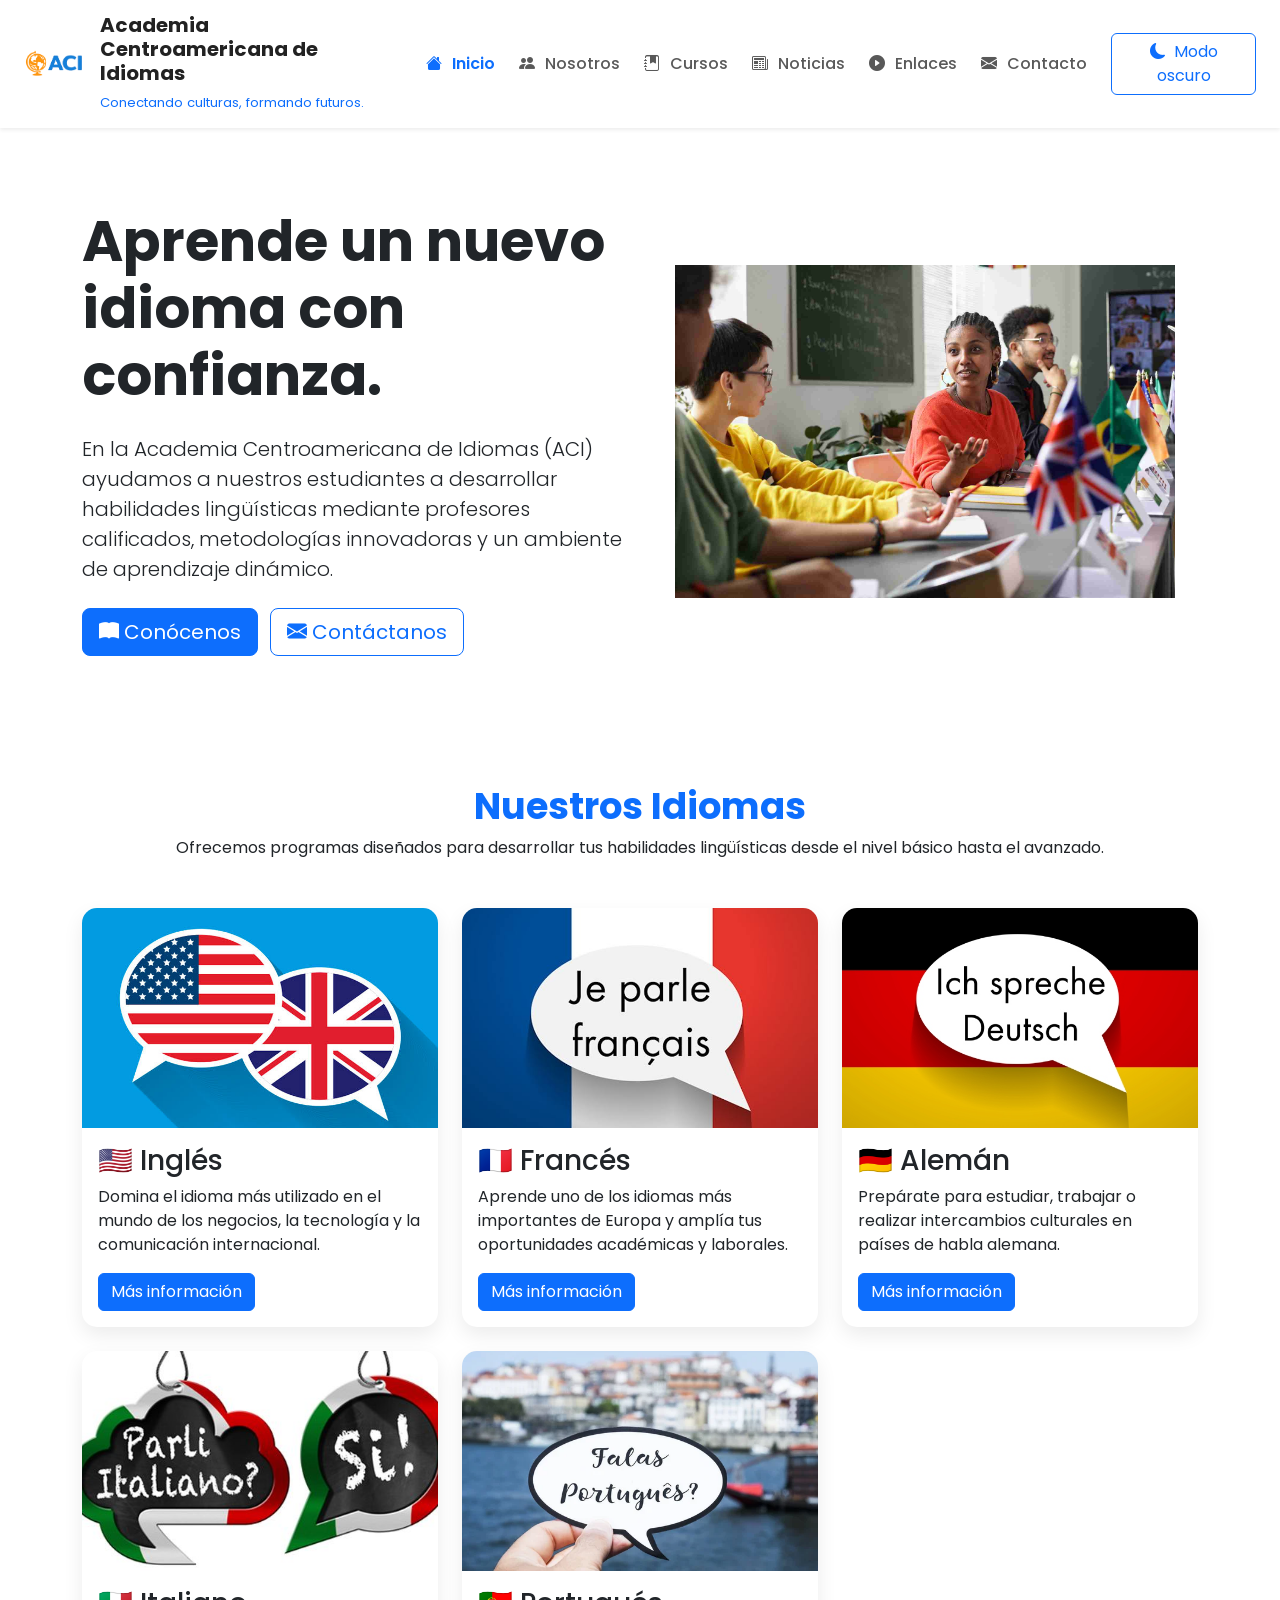
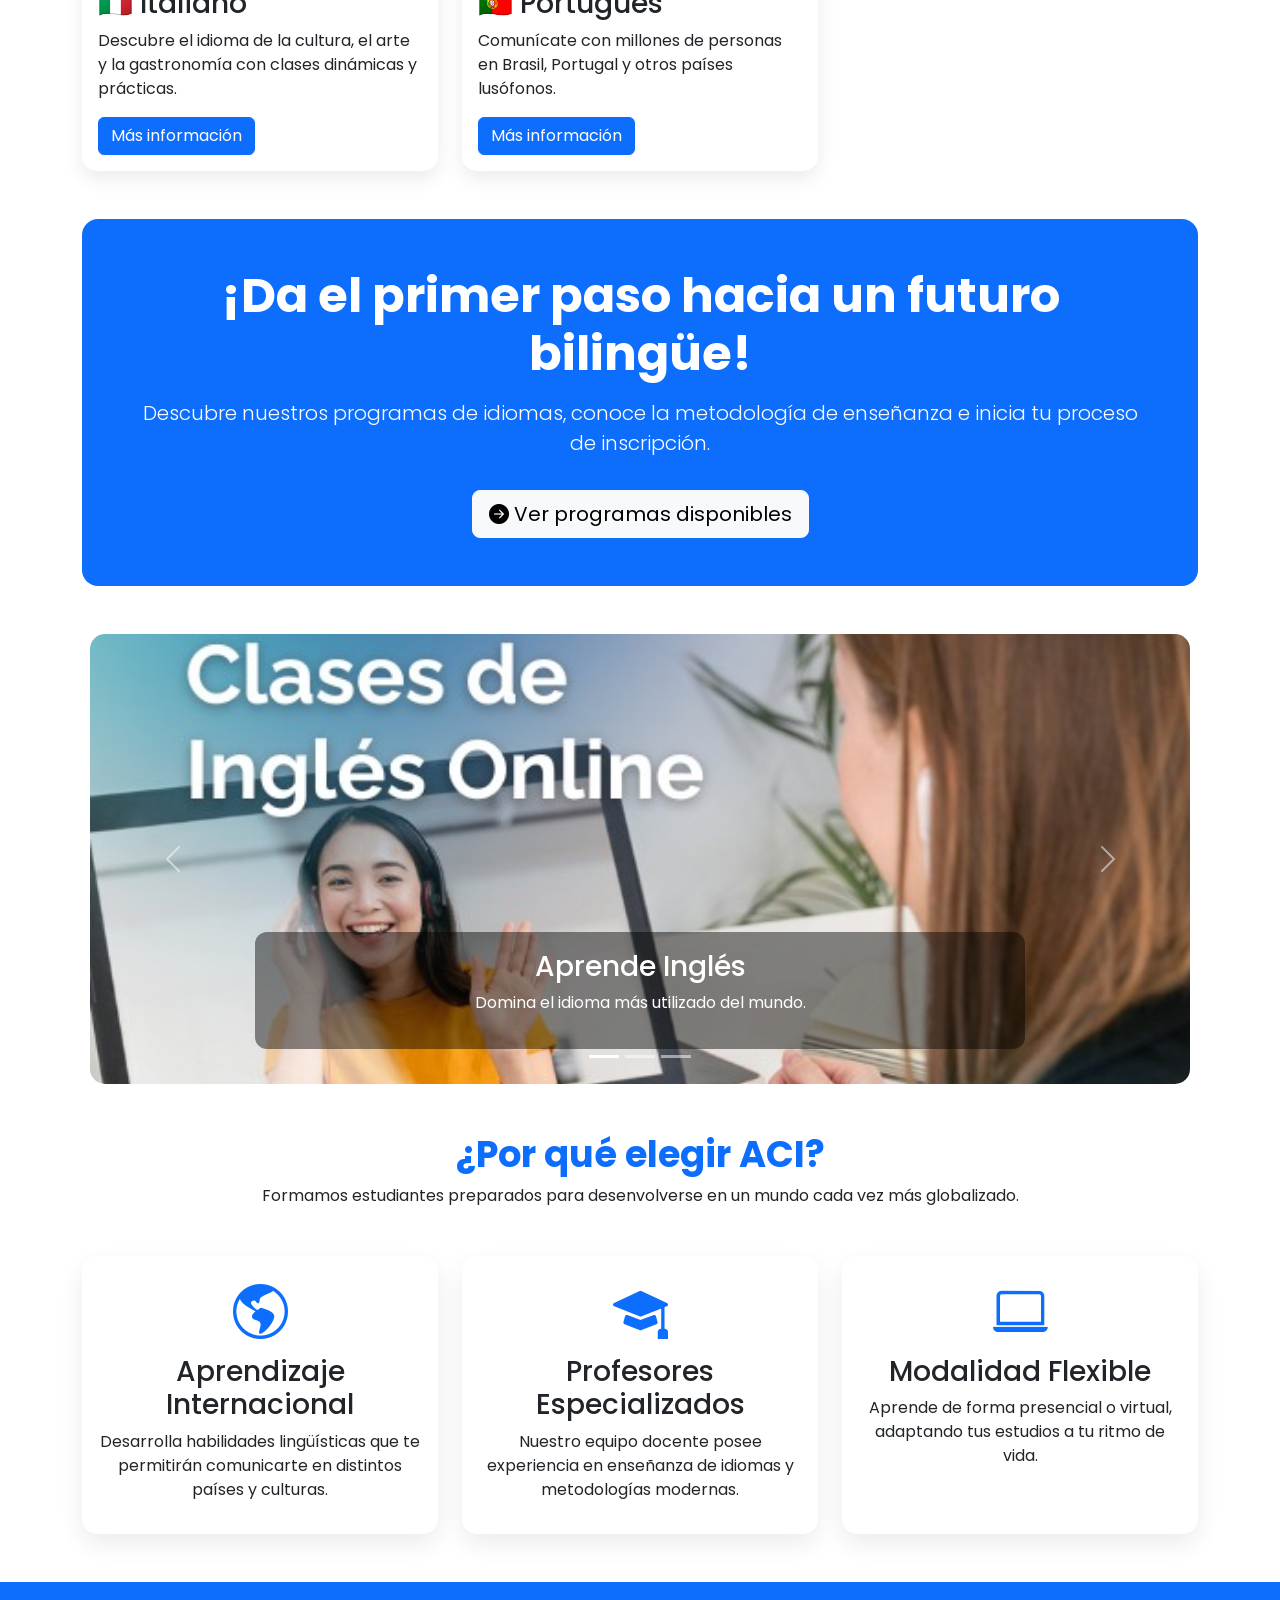
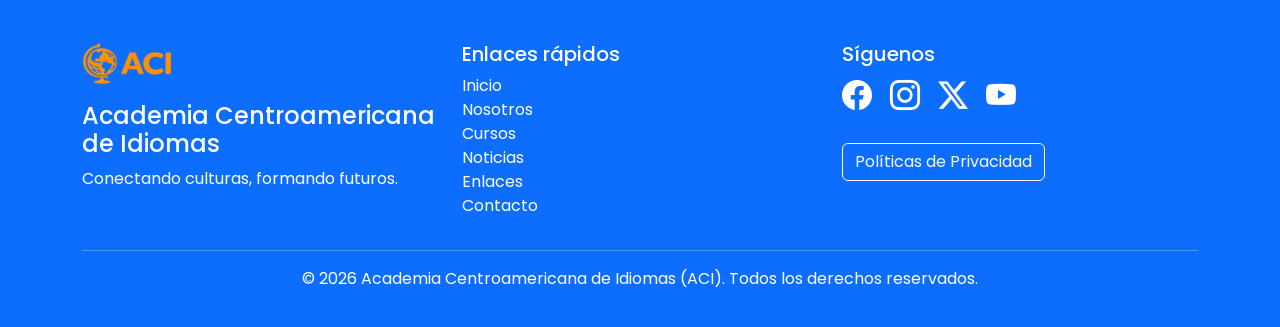
<file: index.html>
<!DOCTYPE html>
<html lang="es">

<head>
    <meta charset="UTF-8">
    <!--
    Aplica el modo oscuro antes de que la página se dibuje
    para evitar el destello del tema claro.
-->
    <script>

        if (localStorage.getItem("modo") === "oscuro") {

            document.documentElement.classList.add("modo-oscuro");

        }

    </script>

    <meta name="viewport" content="width=device-width, initial-scale=1.0">
    <meta name="description"
        content="Academia Centroamericana de Idiomas (ACI). Aprende idiomas con profesores calificados mediante una metodología moderna e innovadora.">
    <meta name="keywords"
        content="idiomas, academia, centroamérica, ACI, aprender, cursos, inglés, francés, alemán, italiano, portugués, República Dominicana">
    <meta name="robots" content="index, follow">
    <meta name="author" content="Suero R.">
    <meta name="theme-color" content="#0D6EFD">
    <title>ACI | Academia Centroamericana de Idiomas</title>

    <!-- Enlaces -->
    <link rel="icon" href="img/logoACI.png">
    <link rel="icon"
        href="data:image/svg+xml,<svg xmlns=%22http://www.w3.org/2000/svg%22 viewBox=%220 0 100 100%22><text y=%22.9em%22 font-size=%2290%22>📝</text></svg>">
    <link rel="preconnect" href="https://fonts.googleapis.com">
    <link rel="preconnect" href="https://fonts.gstatic.com" crossorigin>
    <link href="https://fonts.googleapis.com/css2?family=Poppins:wght@300;400;500;600;700&display=swap"
        rel="stylesheet">
    <link href="https://cdn.jsdelivr.net/npm/bootstrap@5.3.8/dist/css/bootstrap.min.css" rel="stylesheet">
    <link rel="stylesheet" href="https://cdn.jsdelivr.net/npm/bootstrap-icons@1.13.1/font/bootstrap-icons.min.css">
    <link rel="stylesheet" href="css/variables.css">
    <link rel="stylesheet" href="css/estilos.css">
    <link rel="stylesheet" href="css/modoOscuro.css">
    <link rel="stylesheet" href="css/navbar.css">
    <link rel="stylesheet" href="css/hero.css">
    <link rel="stylesheet" href="css/cards.css">
    <link rel="stylesheet" href="css/footer.css">
    <link rel="stylesheet" href="css/responsive.css">

</head>

<body>
    <header>

        <!-- Barra de navegación principal -->
        <nav class="navbar navbar-expand-lg bg-white shadow-sm py-2">

            <div class="container-fluid px-4">

                <a class="navbar-brand d-flex align-items-center" href="index.html">

                    <img src="img/logoACI.png" alt="Logo ACI" width="60" class="me-3">

                    <div>

                        <h1 class="mb-0 nombre-aci">
                            Academia Centroamericana de Idiomas
                        </h1>

                        <small class="slogan-aci">
                            Conectando culturas, formando futuros.
                        </small>

                    </div>

                </a>

                <button class="navbar-toggler" type="button" data-bs-toggle="collapse" data-bs-target="#menuPrincipal">

                    <span class="navbar-toggler-icon"></span>

                </button>

                <div class="collapse navbar-collapse justify-content-end" id="menuPrincipal">

                    <ul class="navbar-nav align-items-lg-center">

                        <li class="nav-item">
                            <a class="nav-link active" href="index.html">
                                <i class="bi bi-house-fill me-1"></i>Inicio
                            </a>
                        </li>

                        <li class="nav-item">
                            <a class="nav-link" href="nosotros.html">
                                <i class="bi bi-people-fill me-1"></i>Nosotros
                            </a>
                        </li>

                        <li class="nav-item">
                            <a class="nav-link" href="cursos.html">
                                <i class="bi bi-journal-bookmark-fill me-1"></i>Cursos
                            </a>
                        </li>

                        <li class="nav-item">
                            <a class="nav-link" href="noticias.html">
                                <i class="bi bi-newspaper me-1"></i>Noticias
                            </a>
                        </li>

                        <li class="nav-item">
                            <a class="nav-link" href="enlaces.html">
                                <i class="bi bi-play-circle-fill me-1"></i>Enlaces
                            </a>
                        </li>

                        <li class="nav-item">
                            <a class="nav-link" href="contacto.html">
                                <i class="bi bi-envelope-fill me-1"></i>Contacto
                            </a>
                        </li>

                        <li class="nav-item ms-lg-3">

                            <button id="modoOscuro" class="btn btn-outline-primary">

                                <i class="bi bi-moon-fill me-1"></i>

                                Modo oscuro

                            </button>

                        </li>

                    </ul>

                </div>

            </div>

        </nav>
    </header>

    <main>
        <!--
    Esta sección representa la portada principal del sitio web.
    Presenta la academia, una breve descripción y botones para
    dirigir rápidamente al usuario hacia las secciones principales.
-->
        <section class="hero">

            <div class="container">

                <div class="row align-items-center">

                    <!-- Columna izquierda -->
                    <div class="col-lg-6">

                        <h2 class="display-4 fw-bold">

                            Aprende un nuevo idioma con confianza.

                        </h2>

                        <p class="lead mt-4">

                            En la Academia Centroamericana de Idiomas (ACI)
                            ayudamos a nuestros estudiantes a desarrollar
                            habilidades lingüísticas mediante profesores
                            calificados, metodologías innovadoras y un ambiente
                            de aprendizaje dinámico.

                        </p>

                        <div class="mt-4">

                            <a href="nosotros.html" class="btn btn-primary btn-lg me-2">

                                <i class="bi bi-book-fill"></i>

                                Conócenos

                            </a>

                            <a href="contacto.html" class="btn btn-outline-primary btn-lg">

                                <i class="bi bi-envelope-fill"></i>

                                Contáctanos

                            </a>

                        </div>

                    </div>

                    <!-- Columna derecha -->
                    <div class="col-lg-6 text-center">

                        <img src="img/estudiantesAprendiendoIdiomas.jpg" class="img-fluid hero-imagen hero-float"
                            alt="Estudiantes aprendiendo idiomas">

                    </div>

                </div>

            </div>

        </section>

        <!--
    Esta sección presenta la oferta académica de la academia mediante
    tarjetas informativas para cada idioma disponible.
-->
        <section class="container my-5">

            <div class="text-center mb-5">

                <h2 class="titulo-seccion">
                    Nuestros Idiomas
                </h2>

                <p>
                    Ofrecemos programas diseñados para desarrollar tus habilidades
                    lingüísticas desde el nivel básico hasta el avanzado.
                </p>

            </div>

            <div class="row g-4">

                <!-- Inglés -->
                <div class="col-lg-4 col-md-6">

                    <div class="card tarjeta-curso h-100">

                        <img src="img/ingles.jpg" class="card-img-top" alt="Curso de Inglés">

                        <div class="card-body">

                            <h3>🇺🇸 Inglés</h3>

                            <p>

                                Domina el idioma más utilizado en el mundo de los
                                negocios, la tecnología y la comunicación internacional.

                            </p>

                            <a href="cursos.html#ingles" class="btn btn-primary">

                                Más información

                            </a>

                        </div>

                    </div>

                </div>

                <!-- Francés -->
                <div class="col-lg-4 col-md-6">

                    <div class="card tarjeta-curso h-100">

                        <img src="img/frances.jpg" class="card-img-top" alt="Curso de Francés">

                        <div class="card-body">

                            <h3>🇫🇷 Francés</h3>

                            <p>

                                Aprende uno de los idiomas más importantes de Europa
                                y amplía tus oportunidades académicas y laborales.

                            </p>

                            <a href="cursos.html#frances" class="btn btn-primary">

                                Más información

                            </a>

                        </div>

                    </div>

                </div>

                <!-- Alemán -->
                <div class="col-lg-4 col-md-6">

                    <div class="card tarjeta-curso h-100">

                        <img src="img/aleman.jpg" class="card-img-top" alt="Curso de Alemán">

                        <div class="card-body">

                            <h3>🇩🇪 Alemán</h3>

                            <p>

                                Prepárate para estudiar, trabajar o realizar intercambios
                                culturales en países de habla alemana.

                            </p>

                            <a href="cursos.html#aleman" class="btn btn-primary">

                                Más información

                            </a>

                        </div>

                    </div>

                </div>

                <!-- Italiano -->
                <div class="col-lg-4 col-md-6">

                    <div class="card tarjeta-curso h-100">

                        <img src="img/italiano.jpg" class="card-img-top" alt="Curso de Italiano">

                        <div class="card-body">

                            <h3>🇮🇹 Italiano</h3>

                            <p>

                                Descubre el idioma de la cultura, el arte y la gastronomía
                                con clases dinámicas y prácticas.

                            </p>

                            <a href="cursos.html#italiano" class="btn btn-primary">

                                Más información

                            </a>

                        </div>

                    </div>

                </div>

                <!-- Portugués -->
                <div class="col-lg-4 col-md-6">

                    <div class="card tarjeta-curso h-100">

                        <img src="img/portugues.jpg" class="card-img-top" alt="Curso de Portugués">

                        <div class="card-body">

                            <h3>🇵🇹 Portugués</h3>

                            <p>

                                Comunícate con millones de personas en Brasil,
                                Portugal y otros países lusófonos.

                            </p>

                            <a href="cursos.html#portugues" class="btn btn-primary">

                                Más información

                            </a>

                        </div>

                    </div>

                </div>

            </div>

        </section>

        <!--
    Esta sección invita al visitante a conocer la oferta académica
    y explorar los programas de idiomas disponibles.
-->
        <section class="container my-5">

            <div class="p-5 text-center bg-primary text-white rounded-4">

                <h2 class="display-5 fw-bold">

                    ¡Da el primer paso hacia un futuro bilingüe!

                </h2>

                <p class="lead mt-3">

                    Descubre nuestros programas de idiomas, conoce la metodología
                    de enseñanza e inicia tu proceso de inscripción.

                </p>

                <a href="cursos.html" class="btn btn-light btn-lg mt-3">

                    <i class="bi bi-arrow-right-circle-fill"></i>

                    Ver programas disponibles

                </a>

            </div>

        </section>

        <!-- El carrusel muestra algunos de los principales
    servicios de la academia -->

        <section class="container my-5">

            <div id="carouselACI" class="carousel slide" data-bs-ride="carousel" data-bs-interval="3500"
                data-bs-pause="hover" data-bs-touch="true">

                <!-- Indicadores -->

                <div class="carousel-indicators">

                    <button type="button" data-bs-target="#carouselACI" data-bs-slide-to="0" class="active">
                    </button>

                    <button type="button" data-bs-target="#carouselACI" data-bs-slide-to="1">
                    </button>

                    <button type="button" data-bs-target="#carouselACI" data-bs-slide-to="2">
                    </button>

                </div>

                <div class="carousel-inner">

                    <div class="carousel-item active">

                        <img src="img/carousel-1.jpg" class="d-block w-100" alt="Curso de Inglés">

                        <div class="carousel-caption">

                            <h3>Aprende Inglés</h3>

                            <p>Domina el idioma más utilizado del mundo.</p>

                        </div>

                    </div>

                    <div class="carousel-item">

                        <img src="img/carousel-2.jpg" class="d-block w-100" alt="Profesores certificados">

                        <div class="carousel-caption">

                            <h3>Profesores especializados</h3>

                            <p>Docentes con amplia experiencia internacional.</p>

                        </div>

                    </div>

                    <div class="carousel-item">

                        <img src="img/carousel-3.jpg" class="d-block w-100" alt="Clases modernas">

                        <div class="carousel-caption">

                            <h3>Clases dinámicas</h3>

                            <p>Aprendizaje presencial y virtual.</p>

                        </div>

                    </div>

                </div>

                <button class="carousel-control-prev" type="button" data-bs-target="#carouselACI" data-bs-slide="prev">

                    <span class="carousel-control-prev-icon"></span>

                </button>

                <button class="carousel-control-next" type="button" data-bs-target="#carouselACI" data-bs-slide="next">

                    <span class="carousel-control-next-icon"></span>

                </button>

            </div>

        </section>

        <!--
    Esta sección presenta algunas de las principales fortalezas de la academia
    mediante tarjetas que resumen sus beneficios más importantes.
-->
        <section class="container my-5">

            <div class="text-center mb-5">

                <h2 class="titulo-seccion">

                    ¿Por qué elegir ACI?

                </h2>

                <p>

                    Formamos estudiantes preparados para desenvolverse
                    en un mundo cada vez más globalizado.

                </p>

            </div>

            <div class="row g-4">

                <!-- Tarjeta 1 -->
                <div class="col-md-4">

                    <div class="card tarjeta-aci h-100">

                        <div class="card-body text-center">

                            <i class="bi bi-globe-americas icono-card"></i>

                            <h3>

                                Aprendizaje Internacional

                            </h3>

                            <p>

                                Desarrolla habilidades lingüísticas
                                que te permitirán comunicarte
                                en distintos países y culturas.

                            </p>

                        </div>

                    </div>

                </div>

                <!-- Tarjeta 2 -->
                <div class="col-md-4">

                    <div class="card tarjeta-aci h-100">

                        <div class="card-body text-center">

                            <i class="bi bi-mortarboard-fill icono-card"></i>

                            <h3>

                                Profesores Especializados

                            </h3>

                            <p>

                                Nuestro equipo docente posee experiencia
                                en enseñanza de idiomas y metodologías
                                modernas.

                            </p>

                        </div>

                    </div>

                </div>

                <!-- Tarjeta 3 -->
                <div class="col-md-4">

                    <div class="card tarjeta-aci h-100">

                        <div class="card-body text-center">

                            <i class="bi bi-laptop icono-card"></i>

                            <h3>

                                Modalidad Flexible

                            </h3>

                            <p>

                                Aprende de forma presencial o virtual,
                                adaptando tus estudios a tu ritmo
                                de vida.

                            </p>

                        </div>

                    </div>

                </div>

            </div>

        </section>
    </main>

    <!--
    El pie de página proporciona enlaces de navegación, acceso a las
    redes sociales y permite abrir el modal de políticas de privacidad.
-->
    <footer class="footer-aci">

        <div class="container">

            <div class="row gy-4">

                <!-- Información de la academia -->
                <div class="col-lg-4">

                    <img src="img/logoACI-footer.png" alt="Logo ACI" width="90">

                    <h4 class="mt-3">

                        Academia Centroamericana de Idiomas

                    </h4>

                    <p>

                        Conectando culturas, formando futuros.

                    </p>

                </div>

                <!-- Enlaces rápidos -->
                <div class="col-lg-4">

                    <h5>

                        Enlaces rápidos

                    </h5>

                    <ul class="list-unstyled">

                        <li>

                            <a href="index.html">

                                Inicio

                            </a>

                        </li>

                        <li>

                            <a href="nosotros.html">

                                Nosotros

                            </a>

                        </li>

                        <li>

                            <a href="cursos.html">

                                Cursos

                            </a>

                        </li>

                        <li>

                            <a href="noticias.html">

                                Noticias

                            </a>

                        </li>

                        <li>

                            <a href="enlaces.html">

                                Enlaces

                            </a>

                        </li>

                        <li>

                            <a href="contacto.html">

                                Contacto

                            </a>

                        </li>

                    </ul>

                </div>

                <!-- Redes sociales -->
                <div class="col-lg-4">

                    <h5>

                        Síguenos

                    </h5>

                    <div class="redes-sociales">

                        <a href="#">

                            <i class="bi bi-facebook"></i>

                        </a>

                        <a href="#">

                            <i class="bi bi-instagram"></i>

                        </a>

                        <a href="#">

                            <i class="bi bi-twitter-x"></i>

                        </a>

                        <a href="#">

                            <i class="bi bi-youtube"></i>

                        </a>

                    </div>

                    <button class="btn btn-outline-light mt-4" data-bs-toggle="modal" data-bs-target="#modalPrivacidad">

                        Políticas de Privacidad

                    </button>

                </div>

            </div>

            <hr>

            <div class="text-center">

                <p>

                    © 2026 Academia Centroamericana de Idiomas (ACI). Todos los derechos reservados.

                </p>

            </div>

        </div>

    </footer>

    <!--
   Modal muestra las políticas de privacidad del sitio web
    sin necesidad de crear una página adicional.
-->
    <div class="modal fade" id="modalPrivacidad" tabindex="-1">

        <div class="modal-dialog modal-lg">

            <div class="modal-content">

                <div class="modal-header">

                    <h3 class="modal-title">

                        Políticas de Privacidad

                    </h3>

                    <button type="button" class="btn-close" data-bs-dismiss="modal">

                    </button>

                </div>

                <div class="modal-body">

                    <p>

                        Academia Centroamericana de Idiomas (ACI)
                        protege la información proporcionada por
                        sus usuarios y únicamente la utilizará con
                        fines académicos y administrativos.

                    </p>

                    <p>

                        Los datos personales no serán compartidos
                        con terceros sin autorización del usuario.

                    </p>

                    <p>

                        Al utilizar este sitio web, el visitante acepta
                        las presentes políticas de privacidad.

                    </p>

                </div>

                <div class="modal-footer">

                    <button class="btn btn-primary" data-bs-dismiss="modal">

                        Entendido

                    </button>

                </div>

            </div>

        </div>

    </div>

    <script src="https://cdn.jsdelivr.net/npm/bootstrap@5.3.8/dist/js/bootstrap.bundle.min.js"></script>

    <script src="js/app.js"></script>
    <script src="js/darkmode.js"></script>
</body>

</html>
</file>
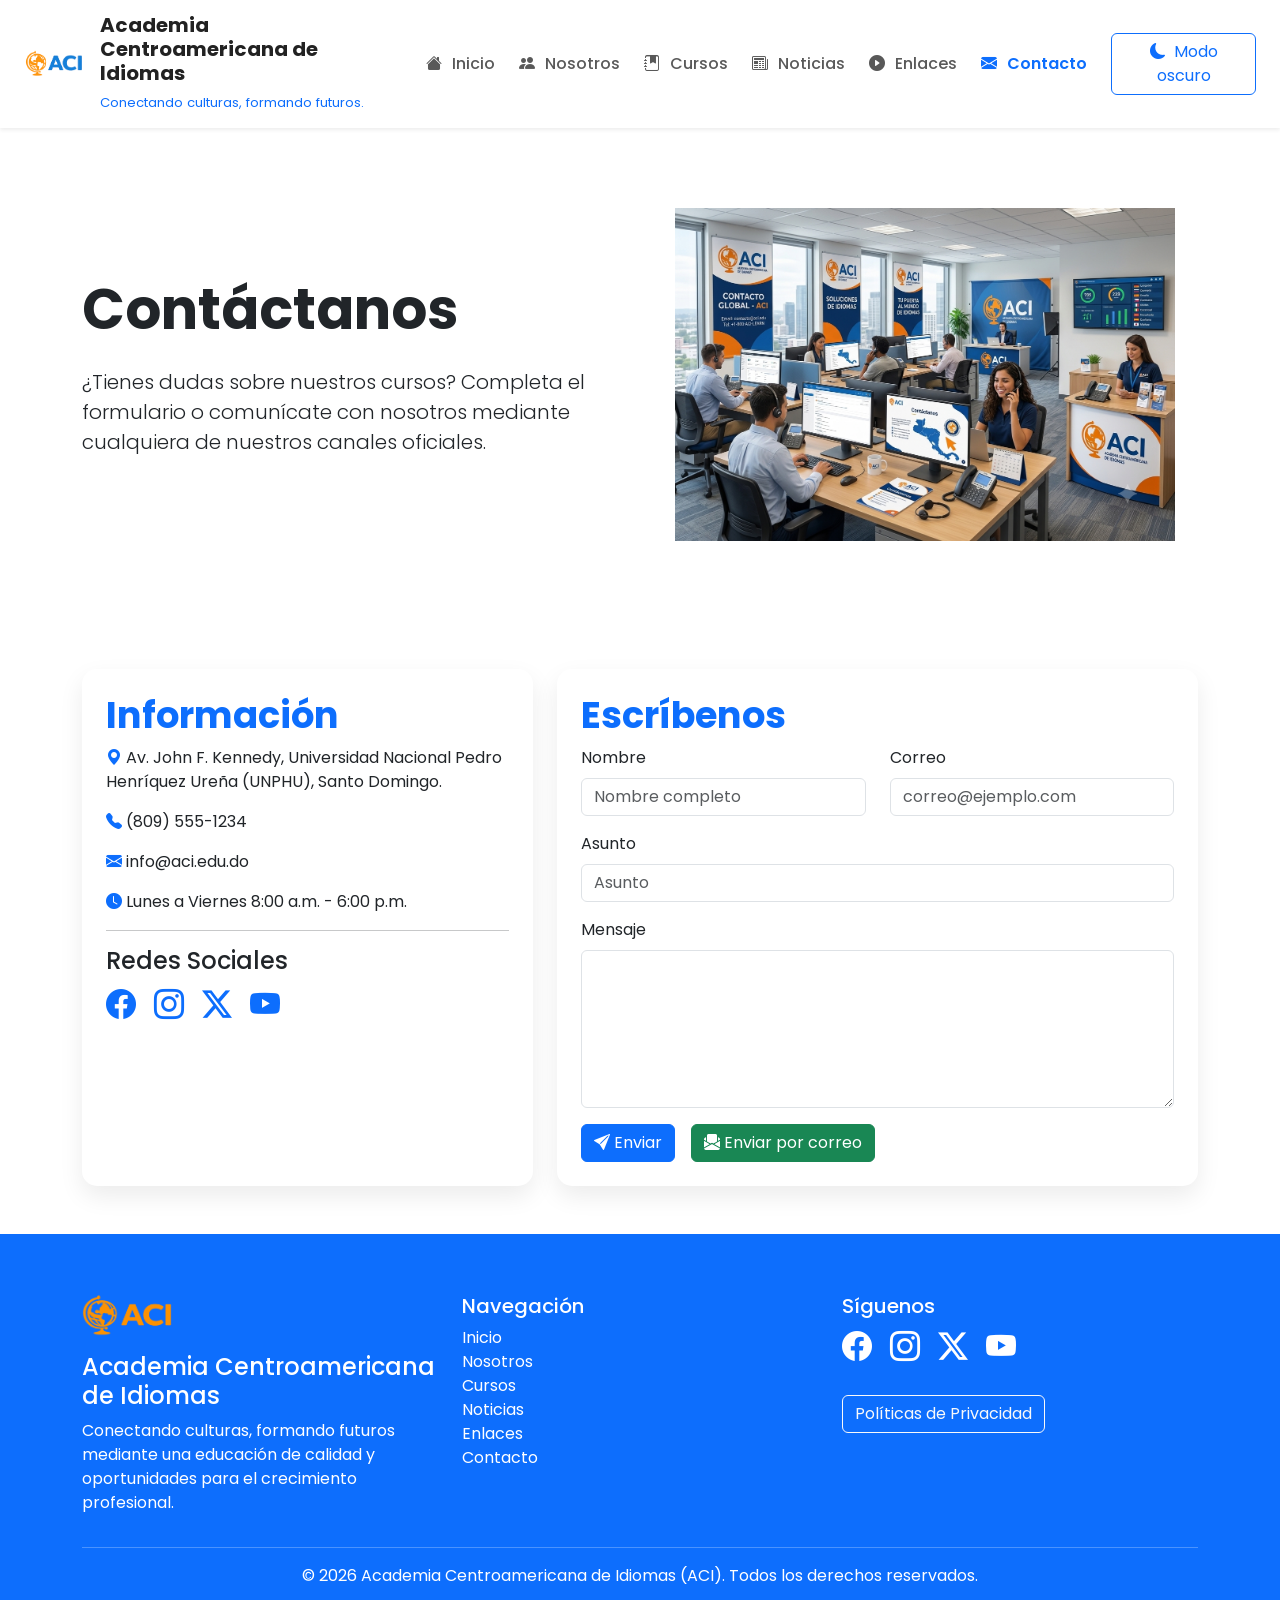
<file: contacto.html>
<!DOCTYPE html>
<html lang="es">

<head>
<meta charset="UTF-8">
        <!--
    Aplica el modo oscuro antes de que la página se dibuje
    para evitar el destello del tema claro.
-->
        <script>

            if (localStorage.getItem("modo") === "oscuro") {

                document.documentElement.classList.add("modo-oscuro");

            }

        </script>
        
    <meta name="viewport" content="width=device-width, initial-scale=1.0">
    <meta name="description"
        content="Academia Centroamericana de Idiomas (ACI). Aprende idiomas con profesores calificados mediante una metodología moderna e innovadora.">
    <meta name="keywords"
        content="idiomas, academia, centroamérica, ACI, aprender, cursos, inglés, francés, alemán, italiano, portugués, República Dominicana">
    <meta name="robots" content="index, follow">
    <meta name="author" content="Suero R.">

    <title>Contacto | Academia Centroamericana de Idiomas</title>

    <!-- Favicon -->
    <link rel="icon" href="img/logoACI.png">
    <link rel="icon"
        href="data:image/svg+xml,<svg xmlns=%22http://www.w3.org/2000/svg%22 viewBox=%220 0 100 100%22><text y=%22.9em%22 font-size=%2290%22>📞</text></svg>">

    <!-- Google Fonts -->
    <link rel="preconnect" href="https://fonts.googleapis.com">
    <link rel="preconnect" href="https://fonts.gstatic.com" crossorigin>
    <link href="https://fonts.googleapis.com/css2?family=Poppins:wght@300;400;500;600;700&display=swap"
        rel="stylesheet">

    <!-- Bootstrap -->
    <link href="https://cdn.jsdelivr.net/npm/bootstrap@5.3.8/dist/css/bootstrap.min.css" rel="stylesheet">
    <link rel="stylesheet" href="https://cdn.jsdelivr.net/npm/bootstrap-icons@1.13.1/font/bootstrap-icons.min.css">

    <!-- CSS del proyecto -->
    <link rel="stylesheet" href="css/variables.css">
    <link rel="stylesheet" href="css/estilos.css">
    <link rel="stylesheet" href="css/navbar.css">
    <link rel="stylesheet" href="css/hero.css">
    <link rel="stylesheet" href="css/cards.css">
    <link rel="stylesheet" href="css/footer.css">
    <link rel="stylesheet" href="css/modoOscuro.css">
    <link rel="stylesheet" href="css/responsive.css">

</head>

<body>

    <header>

        <nav class="navbar navbar-expand-lg bg-white shadow-sm py-2">

            <div class="container-fluid px-4">

                <a class="navbar-brand d-flex align-items-center" href="index.html">

                    <img src="img/logoACI.png" alt="Logo ACI" width="60" class="me-3">

                    <div>

                        <h1 class="mb-0 nombre-aci">
                            Academia Centroamericana de Idiomas
                        </h1>

                        <small class="slogan-aci">
                            Conectando culturas, formando futuros.
                        </small>

                    </div>

                </a>

                <button class="navbar-toggler" type="button" data-bs-toggle="collapse" data-bs-target="#menuPrincipal">

                    <span class="navbar-toggler-icon"></span>

                </button>

                <div class="collapse navbar-collapse justify-content-end" id="menuPrincipal">

                    <ul class="navbar-nav align-items-lg-center">

                        <li class="nav-item">
                            <a class="nav-link" href="index.html">
                                <i class="bi bi-house-fill me-1"></i>Inicio
                            </a>
                        </li>

                        <li class="nav-item">
                            <a class="nav-link" href="nosotros.html">
                                <i class="bi bi-people-fill me-1"></i>Nosotros
                            </a>
                        </li>

                        <li class="nav-item">
                            <a class="nav-link" href="cursos.html">
                                <i class="bi bi-journal-bookmark-fill me-1"></i>Cursos
                            </a>
                        </li>

                        <li class="nav-item">
                            <a class="nav-link" href="noticias.html">
                                <i class="bi bi-newspaper me-1"></i>Noticias
                            </a>
                        </li>

                        <li class="nav-item">
                            <a class="nav-link" href="enlaces.html">
                                <i class="bi bi-play-circle-fill me-1"></i>Enlaces
                            </a>
                        </li>

                        <li class="nav-item">
                            <a class="nav-link active" href="contacto.html">
                                <i class="bi bi-envelope-fill me-1"></i>Contacto
                            </a>
                        </li>

                        <li class="nav-item ms-lg-3">

                            <button id="modoOscuro" class="btn btn-outline-primary">

                                <i class="bi bi-moon-fill me-1"></i>

                                Modo oscuro

                            </button>

                        </li>

                    </ul>

                </div>

            </div>

        </nav>

    </header>

    <main>

    <!--
        ==========================================================
        Portada
        Presenta la sección de contacto de la academia.
        ==========================================================
    -->

    <section class="hero">

        <div class="container">

            <div class="row align-items-center">

                <div class="col-lg-6">

                    <h2 class="display-4 fw-bold">

                        Contáctanos

                    </h2>

                    <p class="lead mt-4">

                        ¿Tienes dudas sobre nuestros cursos?
                        Completa el formulario o comunícate con nosotros
                        mediante cualquiera de nuestros canales oficiales.

                    </p>

                </div>

                <div class="col-lg-6 text-center">

                    <img
                        src="img/concato.jpg"
                        class="img-fluid hero-imagen"
                        alt="Contacto ACI">

                </div>

            </div>

        </div>

    </section>

    <!--APARTADO: información de contacto -->

    <section class="container my-5">

        <div class="row g-4">

            <div class="col-lg-5">

                <div class="tarjeta-aci p-4 h-100">

                    <h2 class="titulo-seccion">

                        Información

                    </h2>

                    <p>

                        <i class="bi bi-geo-alt-fill text-primary"></i>

                        Av. John F. Kennedy,
                        Universidad Nacional Pedro Henríquez Ureña (UNPHU),
                        Santo Domingo.

                    </p>

                    <p>

                        <i class="bi bi-telephone-fill text-primary"></i>

                        (809) 555-1234

                    </p>

                    <p>

                        <i class="bi bi-envelope-fill text-primary"></i>

                        info@aci.edu.do

                    </p>

                    <p>

                        <i class="bi bi-clock-fill text-primary"></i>

                        Lunes a Viernes
                        8:00 a.m. - 6:00 p.m.

                    </p>

                    <hr>

                    <h4>

                        Redes Sociales

                    </h4>

                    <div class="redes-sociales">

                        <a href="#">

                            <i class="bi bi-facebook"></i>

                        </a>

                        <a href="#">

                            <i class="bi bi-instagram"></i>

                        </a>

                        <a href="#">

                            <i class="bi bi-twitter-x"></i>

                        </a>

                        <a href="#">

                            <i class="bi bi-youtube"></i>

                        </a>

                    </div>

                </div>

            </div>

            <!-- APARTADO: formulario -->

            <div class="col-lg-7">

                <div class="tarjeta-aci p-4">

                    <h2 class="titulo-seccion">

                        Escríbenos

                    </h2>

                    <form id="formContacto">

                        <div class="row">

                            <div class="col-md-6 mb-3">

                                <label class="form-label">

                                    Nombre

                                </label>

                                <input
                                    type="text"
                                    id="nombreContacto"
                                    class="form-control"
                                    placeholder="Nombre completo">

                            </div>

                            <div class="col-md-6 mb-3">

                                <label class="form-label">

                                    Correo

                                </label>

                                <input
                                    type="email"
                                    id="correoContacto"
                                    class="form-control"
                                    placeholder="correo@ejemplo.com">

                            </div>

                        </div>

                        <div class="mb-3">

                            <label class="form-label">

                                Asunto

                            </label>

                            <input
                                type="text"
                                id="asuntoContacto"
                                class="form-control"
                                placeholder="Asunto">

                        </div>

                        <div class="mb-3">

                            <label class="form-label">

                                Mensaje

                            </label>

                            <textarea
                                id="mensajeContacto"
                                rows="6"
                                class="form-control"
                                placeholder="Escriba aquí su mensaje">

                            </textarea>

                        </div>

                        <div class="d-flex gap-3 flex-wrap">

                            <button
                                type="submit"
                                class="btn btn-primary">

                                <i class="bi bi-send-fill"></i>

                                Enviar

                            </button>

                            <a
                                href="mailto:info@aci.edu.do?subject=Consulta desde la página web"
                                class="btn btn-success">

                                <i class="bi bi-envelope-paper-fill"></i>

                                Enviar por correo

                            </a>

                        </div>

                    </form>

                </div>

            </div>

        </div>

    </section>

</main>

<!--
    Toast mostrado cuando el formulario se envía correctamente.
-->
<div class="toast-container position-fixed bottom-0 end-0 p-3">

    <div
        id="toastContacto"
        class="toast text-bg-primary border-0"
        role="alert">

        <div class="d-flex">

            <div class="toast-body">

                <i class="bi bi-check-circle-fill"></i>

                ¡Gracias por contactarnos! Hemos recibido tu mensaje.

            </div>

            <button
                type="button"
                class="btn-close btn-close-white me-2 m-auto"
                data-bs-dismiss="toast">

            </button>

        </div>

    </div>

</div>

        <!--
        ==========================================================
        Modal de inscripción
        Permite al visitante solicitar información o inscribirse
        en cualquiera de los cursos sin salir de la página.
        ==========================================================
    -->
        <div class="modal fade" id="modalInscripcion" tabindex="-1" aria-labelledby="tituloModal" aria-hidden="true">

            <div class="modal-dialog modal-lg">

                <div class="modal-content">

                    <form id="formInscripcion">

                        <div class="modal-header">

                            <h2 class="modal-title fs-4" id="tituloModal">

                                Solicitud de inscripción

                            </h2>

                            <button type="button" class="btn-close" data-bs-dismiss="modal" aria-label="Cerrar">

                            </button>

                        </div>

                        <div class="modal-body">

                            <div class="row">

                                <div class="col-md-6 mb-3">

                                    <label class="form-label">

                                        Nombre completo

                                    </label>

                                    <input type="text" class="form-control" id="nombre" placeholder="Escriba su nombre">

                                </div>

                                <div class="col-md-6 mb-3">

                                    <label class="form-label">

                                        Correo electrónico

                                    </label>

                                    <input type="email" class="form-control" id="correo"
                                        placeholder="correo@ejemplo.com">

                                </div>

                            </div>

                            <div class="row">

                                <div class="col-md-6 mb-3">

                                    <label class="form-label">

                                        Teléfono

                                    </label>

                                    <input type="tel" class="form-control" id="telefono" placeholder="809-000-0000">

                                </div>

                                <div class="col-md-6 mb-3">

                                    <label class="form-label">

                                        Curso de interés

                                    </label>

                                    <select class="form-select" id="curso">

                                        <option selected>

                                            Seleccione un curso

                                        </option>

                                        <option>Inglés</option>

                                        <option>Francés</option>

                                        <option>Alemán</option>

                                        <option>Italiano</option>

                                        <option>Portugués</option>

                                    </select>

                                </div>

                            </div>

                            <div class="mb-3">

                                <label class="form-label">

                                    Nivel

                                </label>

                                <select class="form-select" id="nivel">

                                    <option selected>

                                        Seleccione un nivel

                                    </option>

                                    <option>Básico</option>

                                    <option>Intermedio</option>

                                    <option>Avanzado</option>

                                </select>

                            </div>

                            <div class="mb-3">

                                <label class="form-label">

                                    Mensaje

                                </label>

                                <textarea class="form-control" id="mensaje" rows="5"
                                    placeholder="Escriba aquí su mensaje">

                            </textarea>

                            </div>

                        </div>

                        <div class="modal-footer">

                            <button type="button" class="btn btn-secondary" data-bs-dismiss="modal">

                                Cancelar

                            </button>

                            <button type="submit" class="btn btn-success">

                                <i class="bi bi-send-fill"></i>

                                Enviar solicitud

                            </button>

                        </div>

                    </form>

                </div>

            </div>

        </div>


    <footer class="footer-aci mt-5">

        <div class="container">

            <div class="row gy-4">

                <!-- Información institucional -->
                <div class="col-lg-4">

                    <img src="img/logoACI-footer.png" alt="Logo ACI" width="90">

                    <h4 class="mt-3">

                        Academia Centroamericana de Idiomas

                    </h4>

                    <p>

                        Conectando culturas, formando futuros mediante una educación
                        de calidad y oportunidades para el crecimiento profesional.

                    </p>

                </div>

                <!-- Navegación -->
                <div class="col-lg-4">

                    <h5>

                        Navegación

                    </h5>

                    <ul class="list-unstyled">

                        <li>

                            <a href="index.html">

                                Inicio

                            </a>

                        </li>

                        <li>

                            <a href="nosotros.html">

                                Nosotros

                            </a>

                        </li>

                        <li>

                            <a href="cursos.html">

                                Cursos

                            </a>

                        </li>

                        <li>

                            <a href="noticias.html">

                                Noticias

                            </a>

                        </li>

                        <li>

                            <a href="enlaces.html">

                                Enlaces

                            </a>

                        </li>

                        <li>

                            <a href="contacto.html">

                                Contacto

                            </a>

                        </li>

                    </ul>

                </div>

                <!-- Redes sociales -->
                <div class="col-lg-4">

                    <h5>

                        Síguenos

                    </h5>

                    <div class="redes-sociales mb-4">

                        <a href="#">

                            <i class="bi bi-facebook"></i>

                        </a>

                        <a href="#">

                            <i class="bi bi-instagram"></i>

                        </a>

                        <a href="#">

                            <i class="bi bi-twitter-x"></i>

                        </a>

                        <a href="#">

                            <i class="bi bi-youtube"></i>

                        </a>

                    </div>

                    <button class="btn btn-outline-light" data-bs-toggle="modal" data-bs-target="#modalPrivacidad">

                        Políticas de Privacidad

                    </button>

                </div>

            </div>

            <hr>

            <div class="text-center">

                <p class="mb-0">

                    © 2026 Academia Centroamericana de Idiomas (ACI). Todos los derechos reservados.

                </p>

            </div>

        </div>

    </footer>

    <!--
        ==========================================================
        Modal de politicas de privacidad
        Se muestra sin necesidad de abandonar la página.
        ==========================================================
    -->

    <div class="modal fade" id="modalPrivacidad" tabindex="-1" aria-hidden="true">

        <div class="modal-dialog modal-lg">

            <div class="modal-content">

                <div class="modal-header">

                    <h2 class="modal-title fs-4">

                        Políticas de Privacidad

                    </h2>

                    <button type="button" class="btn-close" data-bs-dismiss="modal">

                    </button>

                </div>

                <div class="modal-body">

                    <p>

                        Academia Centroamericana de Idiomas (ACI) protege la
                        información personal suministrada por sus estudiantes y
                        visitantes.

                    </p>

                    <p>

                        Los datos recopilados mediante los formularios del sitio
                        únicamente serán utilizados para responder solicitudes de
                        información, procesos de inscripción y comunicación
                        institucional.

                    </p>

                    <p>

                        La academia no comparte información personal con terceros
                        sin autorización del usuario, salvo cuando sea requerido
                        por la legislación vigente.

                    </p>

                    <p>

                        Al utilizar este sitio web, el visitante acepta estas
                        políticas de privacidad.

                    </p>

                </div>

                <div class="modal-footer">

                    <button type="button" class="btn btn-primary" data-bs-dismiss="modal">

                        Entendido

                    </button>

                </div>

            </div>

        </div>

    </div>

    <!-- Bootstrap -->
    <script src="https://cdn.jsdelivr.net/npm/bootstrap@5.3.8/dist/js/bootstrap.bundle.min.js"></script>

    <!-- Archivos JavaScript del proyecto -->
    <script src="js/app.js"></script>
    <script src="js/darkmode.js"></script>
    <script src="js/contacto.js"></script>

</body>

</html>
</file>
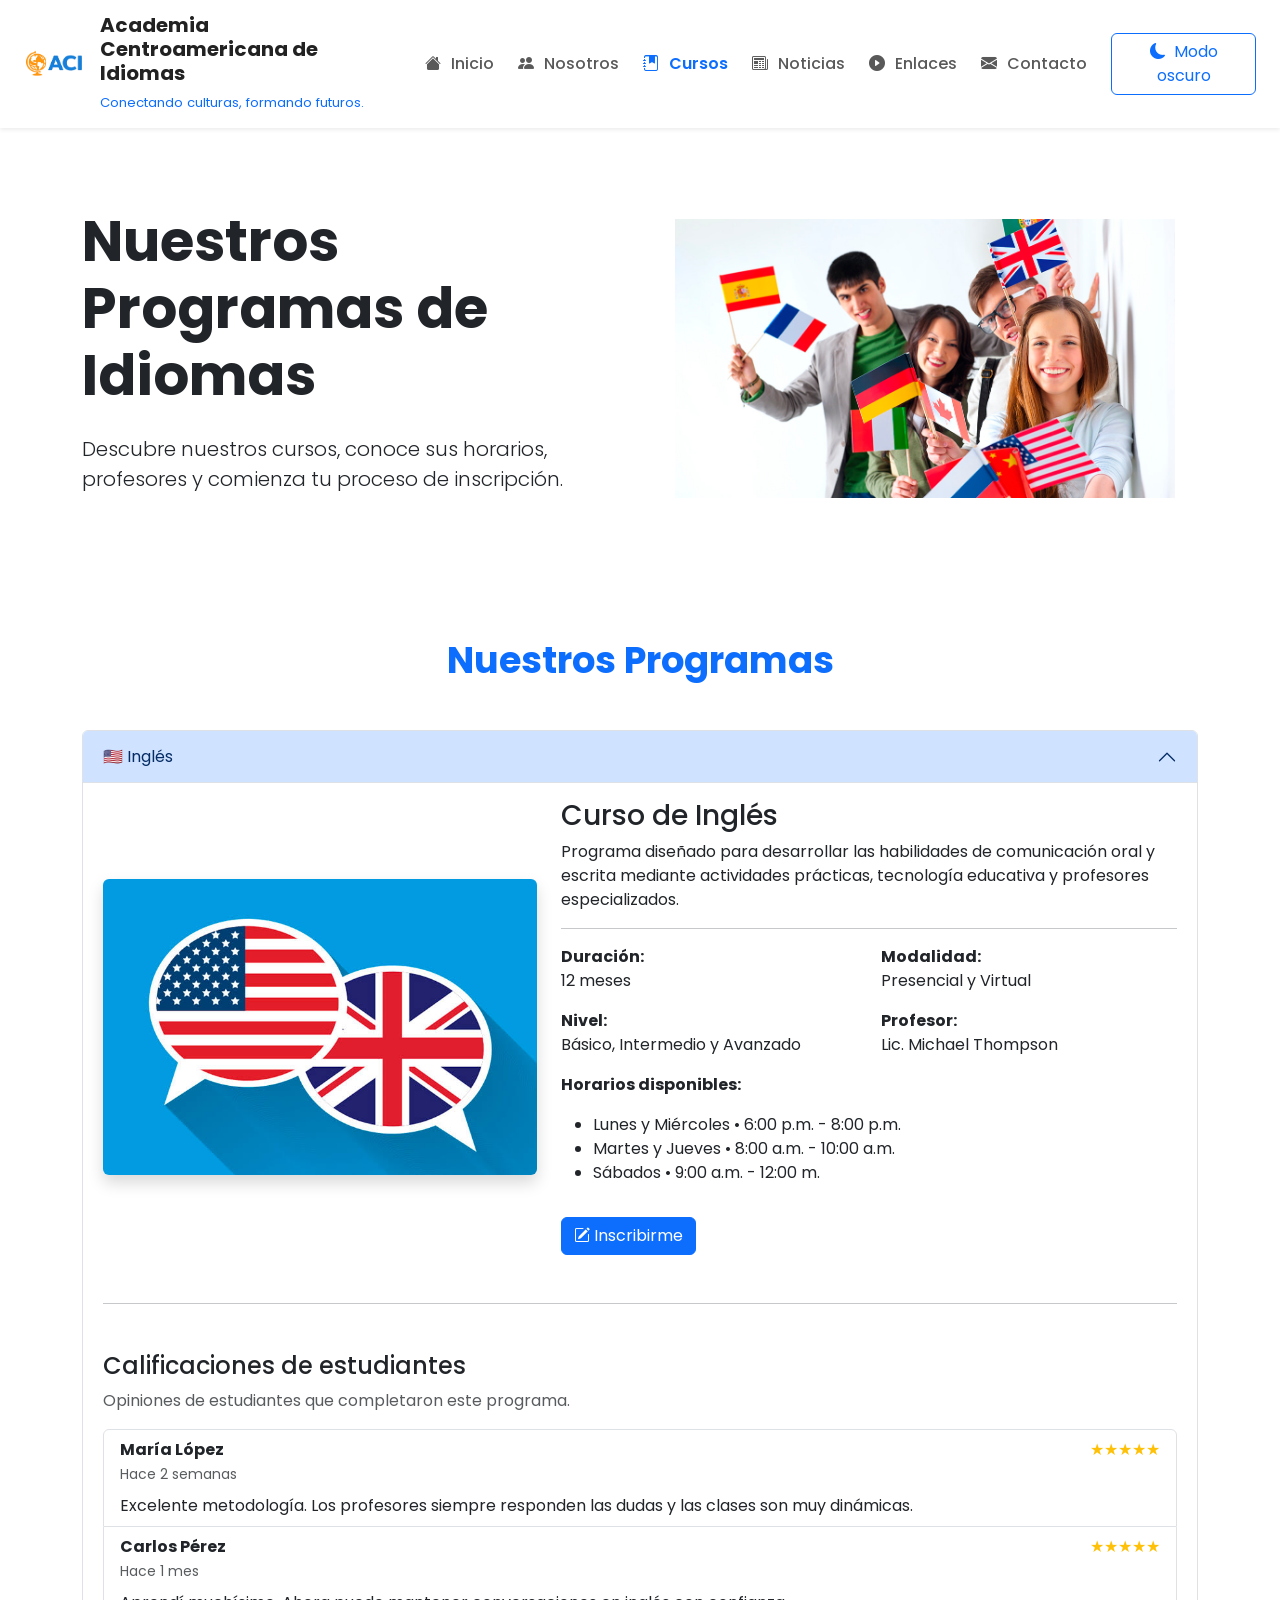
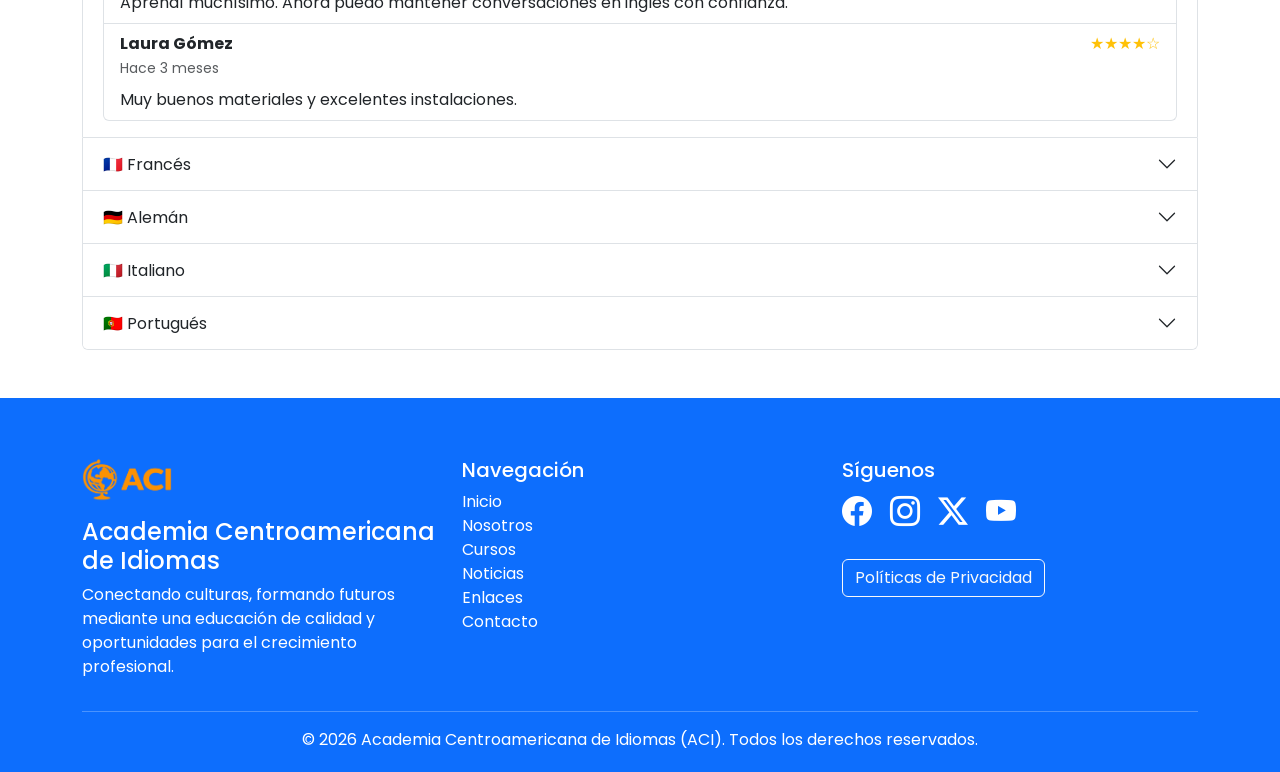
<file: cursos.html>
<!DOCTYPE html>
<html lang="es">

<head>
<meta charset="UTF-8">
        <!--
    Aplica el modo oscuro antes de que la página se dibuje
    para evitar el destello del tema claro.
-->
        <script>

            if (localStorage.getItem("modo") === "oscuro") {

                document.documentElement.classList.add("modo-oscuro");

            }

        </script>
        
    <meta name="viewport" content="width=device-width, initial-scale=1.0">
    <meta name="description"
        content="Academia Centroamericana de Idiomas (ACI). Aprende idiomas con profesores calificados mediante una metodología moderna e innovadora.">
    <meta name="keywords"
        content="idiomas, academia, centroamérica, ACI, aprender, cursos, inglés, francés, alemán, italiano, portugués, República Dominicana">
    <meta name="robots" content="index, follow">
    <meta name="author" content="Suero R.">

    <title>Cursos | Academia Centroamericana de Idiomas</title>

    <!-- Favicon -->
    <link rel="icon" href="img/logoACI.png">
    <link rel="icon"
        href="data:image/svg+xml,<svg xmlns=%22http://www.w3.org/2000/svg%22 viewBox=%220 0 100 100%22><text y=%22.9em%22 font-size=%2290%22>📝</text></svg>">

    <!-- Google Fonts -->
    <link rel="preconnect" href="https://fonts.googleapis.com">

    <link rel="preconnect" href="https://fonts.gstatic.com" crossorigin>

    <link href="https://fonts.googleapis.com/css2?family=Poppins:wght@300;400;500;600;700&display=swap"
        rel="stylesheet">

    <!-- Bootstrap -->
    <link href="https://cdn.jsdelivr.net/npm/bootstrap@5.3.8/dist/css/bootstrap.min.css" rel="stylesheet">

    <!-- Bootstrap Icons -->
    <link rel="stylesheet" href="https://cdn.jsdelivr.net/npm/bootstrap-icons@1.13.1/font/bootstrap-icons.min.css">

    <!-- CSS del proyecto -->
    <link rel="stylesheet" href="css/variables.css">
    <link rel="stylesheet" href="css/estilos.css">
    <link rel="stylesheet" href="css/navbar.css">
    <link rel="stylesheet" href="css/hero.css">
    <link rel="stylesheet" href="css/cards.css">
    <link rel="stylesheet" href="css/footer.css">
    <link rel="stylesheet" href="css/modoOscuro.css">
    <link rel="stylesheet" href="css/responsive.css">

</head>

<body>

    <header>

        <nav class="navbar navbar-expand-lg bg-white shadow-sm py-2">

            <div class="container-fluid px-4">

                <a class="navbar-brand d-flex align-items-center" href="index.html">

                    <img src="img/logoACI.png" alt="Logo ACI" width="60" class="me-3">

                    <div>

                        <h1 class="mb-0 nombre-aci">
                            Academia Centroamericana de Idiomas
                        </h1>

                        <small class="slogan-aci">
                            Conectando culturas, formando futuros.
                        </small>

                    </div>

                </a>

                <button class="navbar-toggler" type="button" data-bs-toggle="collapse" data-bs-target="#menuPrincipal">

                    <span class="navbar-toggler-icon"></span>

                </button>

                <div class="collapse navbar-collapse justify-content-end" id="menuPrincipal">

                    <ul class="navbar-nav align-items-lg-center">

                        <li class="nav-item">
                            <a class="nav-link" href="index.html">
                                <i class="bi bi-house-fill me-1"></i>Inicio
                            </a>
                        </li>

                        <li class="nav-item">
                            <a class="nav-link" href="nosotros.html">
                                <i class="bi bi-people-fill me-1"></i>Nosotros
                            </a>
                        </li>

                        <li class="nav-item">
                            <a class="nav-link active" href="cursos.html">
                                <i class="bi bi-journal-bookmark-fill me-1"></i>Cursos
                            </a>
                        </li>

                        <li class="nav-item">
                            <a class="nav-link" href="noticias.html">
                                <i class="bi bi-newspaper me-1"></i>Noticias
                            </a>
                        </li>

                        <li class="nav-item">
                            <a class="nav-link" href="enlaces.html">
                                <i class="bi bi-play-circle-fill me-1"></i>Enlaces
                            </a>
                        </li>

                        <li class="nav-item">
                            <a class="nav-link" href="contacto.html">
                                <i class="bi bi-envelope-fill me-1"></i>Contacto
                            </a>
                        </li>

                        <li class="nav-item ms-lg-3">

                            <button id="modoOscuro" class="btn btn-outline-primary">

                                <i class="bi bi-moon-fill me-1"></i>

                                Modo oscuro

                            </button>

                        </li>

                    </ul>

                </div>

            </div>

        </nav>

    </header>

    <main>

        <!--
            Presenta la oferta académica e invita al visitante
            a explorar todos los programas disponibles.
        -->

        <section class="hero">

            <div class="container">

                <div class="row align-items-center">

                    <div class="col-lg-6">

                        <h2 class="display-4 fw-bold">

                            Nuestros Programas de Idiomas

                        </h2>

                        <p class="lead mt-4">

                            Descubre nuestros cursos, conoce sus horarios,
                            profesores y comienza tu proceso de inscripción.

                        </p>

                    </div>

                    <div class="col-lg-6 text-center">

                        <img src="img/programaAcademico.jpg" class="img-fluid hero-imagen" alt="Programas académicos">

                    </div>

                </div>

            </div>

        </section>

        <!--
            Accordion donde se muestran todos los idiomas
            impartidos por la academia.
        -->

        <section class="container my-5">

            <h2 class="titulo-seccion text-center">

                Nuestros Programas

            </h2>

            <div class="accordion mt-5" id="accordionCursos">

                <!--Curso de inglés-->
                <div class="accordion-item">

                    <h2 class="accordion-header">

                        <button class="accordion-button" type="button" data-bs-toggle="collapse"
                            data-bs-target="#ingles">

                            🇺🇸 Inglés

                        </button>

                    </h2>

                    <div id="ingles" class="accordion-collapse collapse show" data-bs-parent="#accordionCursos">

                        <div class="accordion-body">

                            <div class="row align-items-center">

                                <!-- Imagen del curso -->
                                <div class="col-lg-5">

                                    <img src="img/ingles.jpg" class="img-fluid rounded shadow" alt="Curso de Inglés">

                                </div>

                                <!-- Información del curso -->
                                <div class="col-lg-7">

                                    <h3>

                                        Curso de Inglés

                                    </h3>

                                    <p>

                                        Programa diseñado para desarrollar las
                                        habilidades de comunicación oral y escrita
                                        mediante actividades prácticas, tecnología
                                        educativa y profesores especializados.

                                    </p>

                                    <hr>

                                    <div class="row">

                                        <div class="col-md-6">

                                            <p>

                                                <strong>Duración:</strong><br>

                                                12 meses

                                            </p>

                                            <p>

                                                <strong>Nivel:</strong><br>

                                                Básico, Intermedio y Avanzado

                                            </p>

                                        </div>

                                        <div class="col-md-6">

                                            <p>

                                                <strong>Modalidad:</strong><br>

                                                Presencial y Virtual

                                            </p>

                                            <p>

                                                <strong>Profesor:</strong><br>

                                                Lic. Michael Thompson

                                            </p>

                                        </div>

                                    </div>

                                    <p>

                                        <strong>Horarios disponibles:</strong>

                                    </p>

                                    <ul>

                                        <li>Lunes y Miércoles • 6:00 p.m. - 8:00 p.m.</li>

                                        <li>Martes y Jueves • 8:00 a.m. - 10:00 a.m.</li>

                                        <li>Sábados • 9:00 a.m. - 12:00 m.</li>

                                    </ul>

                                    <button class="btn btn-primary mt-3" data-bs-toggle="modal"
                                        data-bs-target="#modalInscripcion">

                                        <i class="bi bi-pencil-square"></i>

                                        Inscribirme

                                    </button>

                                </div>

                            </div>

                            <hr class="my-5">

                            <!-- Comentarios de estudiantes -->

                            <h4>

                                Calificaciones de estudiantes

                            </h4>

                            <p class="text-muted">

                                Opiniones de estudiantes que completaron este programa.

                            </p>

                            <div class="list-group">

                                <div class="list-group-item">

                                    <div class="d-flex justify-content-between">

                                        <strong>

                                            María López

                                        </strong>

                                        <span class="text-warning">

                                            ★★★★★

                                        </span>

                                    </div>

                                    <small class="text-muted">

                                        Hace 2 semanas

                                    </small>

                                    <p class="mt-2 mb-0">

                                        Excelente metodología. Los profesores
                                        siempre responden las dudas y las clases
                                        son muy dinámicas.

                                    </p>

                                </div>

                                <div class="list-group-item">

                                    <div class="d-flex justify-content-between">

                                        <strong>

                                            Carlos Pérez

                                        </strong>

                                        <span class="text-warning">

                                            ★★★★★

                                        </span>

                                    </div>

                                    <small class="text-muted">

                                        Hace 1 mes

                                    </small>

                                    <p class="mt-2 mb-0">

                                        Aprendí muchísimo. Ahora puedo mantener
                                        conversaciones en inglés con confianza.

                                    </p>

                                </div>

                                <div class="list-group-item">

                                    <div class="d-flex justify-content-between">

                                        <strong>

                                            Laura Gómez

                                        </strong>

                                        <span class="text-warning">

                                            ★★★★☆

                                        </span>

                                    </div>

                                    <small class="text-muted">

                                        Hace 3 meses

                                    </small>

                                    <p class="mt-2 mb-0">

                                        Muy buenos materiales y excelentes
                                        instalaciones.

                                    </p>

                                </div>

                            </div>

                        </div>

                    </div>

                </div>

                <!-- Curso de francés-->
                <div class="accordion-item">

                    <h2 class="accordion-header">

                        <button class="accordion-button collapsed" type="button" data-bs-toggle="collapse"
                            data-bs-target="#frances">

                            🇫🇷 Francés

                        </button>

                    </h2>

                    <div id="frances" class="accordion-collapse collapse" data-bs-parent="#accordionCursos">

                        <div class="accordion-body">

                            <div class="row align-items-center">

                                <!-- Imagen del curso -->
                                <div class="col-lg-5">

                                    <img src="img/frances.jpg" class="img-fluid rounded shadow" alt="Curso de Francés">

                                </div>

                                <!-- Información del curso -->
                                <div class="col-lg-7">

                                    <h3>

                                        Curso de Francés

                                    </h3>

                                    <p>

                                        Aprende uno de los idiomas más importantes
                                        para la comunicación internacional mediante
                                        actividades prácticas enfocadas en la expresión
                                        oral, comprensión auditiva y escritura.

                                    </p>

                                    <hr>

                                    <div class="row">

                                        <div class="col-md-6">

                                            <p>

                                                <strong>Duración:</strong><br>

                                                10 meses

                                            </p>

                                            <p>

                                                <strong>Nivel:</strong><br>

                                                Básico, Intermedio y Avanzado

                                            </p>

                                        </div>

                                        <div class="col-md-6">

                                            <p>

                                                <strong>Modalidad:</strong><br>

                                                Presencial y Virtual

                                            </p>

                                            <p>

                                                <strong>Profesor:</strong><br>

                                                Lic. Pierre Dubois

                                            </p>

                                        </div>

                                    </div>

                                    <p>

                                        <strong>Horarios disponibles:</strong>

                                    </p>

                                    <ul>

                                        <li>Lunes y Miércoles • 7:00 p.m. - 9:00 p.m.</li>

                                        <li>Martes y Jueves • 9:00 a.m. - 11:00 a.m.</li>

                                        <li>Sábados • 8:00 a.m. - 11:00 a.m.</li>

                                    </ul>

                                    <button class="btn btn-primary mt-3" data-bs-toggle="modal"
                                        data-bs-target="#modalInscripcion">

                                        <i class="bi bi-pencil-square"></i>

                                        Inscribirme

                                    </button>

                                </div>

                            </div>

                            <hr class="my-5">

                            <h4>

                                Calificaciones de estudiantes

                            </h4>

                            <p class="text-muted">

                                Opiniones de estudiantes que completaron este programa.

                            </p>

                            <div class="list-group">

                                <div class="list-group-item">

                                    <div class="d-flex justify-content-between">

                                        <strong>

                                            Andrea Castillo

                                        </strong>

                                        <span class="text-warning">

                                            ★★★★★

                                        </span>

                                    </div>

                                    <small class="text-muted">

                                        Hace 3 semanas

                                    </small>

                                    <p class="mt-2 mb-0">

                                        Las clases son entretenidas y los profesores
                                        explican muy bien la pronunciación.

                                    </p>

                                </div>

                                <div class="list-group-item">

                                    <div class="d-flex justify-content-between">

                                        <strong>

                                            José Martínez

                                        </strong>

                                        <span class="text-warning">

                                            ★★★★★

                                        </span>

                                    </div>

                                    <small class="text-muted">

                                        Hace 2 meses

                                    </small>

                                    <p class="mt-2 mb-0">

                                        Muy buena metodología. En poco tiempo pude
                                        mantener conversaciones básicas.

                                    </p>

                                </div>

                                <div class="list-group-item">

                                    <div class="d-flex justify-content-between">

                                        <strong>

                                            Daniela Ramírez

                                        </strong>

                                        <span class="text-warning">

                                            ★★★★☆

                                        </span>

                                    </div>

                                    <small class="text-muted">

                                        Hace 4 meses

                                    </small>

                                    <p class="mt-2 mb-0">

                                        Excelente atención y materiales muy completos.

                                    </p>

                                </div>

                            </div>

                        </div>

                    </div>

                </div>

                <!-- Curso de alemán-->
                <div class="accordion-item">

                    <h2 class="accordion-header">

                        <button class="accordion-button collapsed" type="button" data-bs-toggle="collapse"
                            data-bs-target="#aleman">

                            🇩🇪 Alemán

                        </button>

                    </h2>

                    <div id="aleman" class="accordion-collapse collapse" data-bs-parent="#accordionCursos">

                        <div class="accordion-body">

                            <div class="row align-items-center">

                                <div class="col-lg-5">

                                    <img src="img/aleman.jpg" class="img-fluid rounded shadow" alt="Curso de Alemán">

                                </div>

                                <div class="col-lg-7">

                                    <h3>

                                        Curso de Alemán

                                    </h3>

                                    <p>

                                        Desarrolla competencias lingüísticas para
                                        estudiar, trabajar o viajar a países de habla
                                        alemana mediante una metodología moderna y
                                        práctica.

                                    </p>

                                    <hr>

                                    <div class="row">

                                        <div class="col-md-6">

                                            <p><strong>Duración:</strong><br>12 meses</p>

                                            <p><strong>Nivel:</strong><br>Básico, Intermedio y Avanzado</p>

                                        </div>

                                        <div class="col-md-6">

                                            <p><strong>Modalidad:</strong><br>Presencial y Virtual</p>

                                            <p><strong>Profesor:</strong><br>Lic. Hans Müller</p>

                                        </div>

                                    </div>

                                    <p><strong>Horarios disponibles:</strong></p>

                                    <ul>

                                        <li>Lunes y Miércoles • 5:00 p.m. - 7:00 p.m.</li>

                                        <li>Martes y Jueves • 7:00 p.m. - 9:00 p.m.</li>

                                        <li>Sábados • 8:00 a.m. - 11:00 a.m.</li>

                                    </ul>

                                    <button class="btn btn-primary mt-3" data-bs-toggle="modal"
                                        data-bs-target="#modalInscripcion">

                                        <i class="bi bi-pencil-square"></i>

                                        Inscribirme

                                    </button>

                                </div>

                            </div>

                            <hr class="my-5">

                            <h4>Calificaciones de estudiantes</h4>

                            <p class="text-muted">

                                Opiniones de estudiantes que finalizaron este curso.

                            </p>

                            <div class="list-group">

                                <div class="list-group-item">

                                    <div class="d-flex justify-content-between">

                                        <strong>Ricardo Núñez</strong>

                                        <span class="text-warning">★★★★★</span>

                                    </div>

                                    <small class="text-muted">Hace 1 mes</small>

                                    <p class="mt-2 mb-0">

                                        Excelente profesor y materiales muy completos.

                                    </p>

                                </div>

                                <div class="list-group-item">

                                    <div class="d-flex justify-content-between">

                                        <strong>Sofía Herrera</strong>

                                        <span class="text-warning">★★★★★</span>

                                    </div>

                                    <small class="text-muted">Hace 2 meses</small>

                                    <p class="mt-2 mb-0">

                                        Muy buena preparación para certificaciones internacionales.

                                    </p>

                                </div>

                                <div class="list-group-item">

                                    <div class="d-flex justify-content-between">

                                        <strong>Eduardo García</strong>

                                        <span class="text-warning">★★★★☆</span>

                                    </div>

                                    <small class="text-muted">Hace 4 meses</small>

                                    <p class="mt-2 mb-0">

                                        Las clases son dinámicas y muy bien organizadas.

                                    </p>

                                </div>

                            </div>

                        </div>

                    </div>

                </div>

                <!--Curso de italiano -->
                <div class="accordion-item">

                    <h2 class="accordion-header">

                        <button class="accordion-button collapsed" type="button" data-bs-toggle="collapse"
                            data-bs-target="#italiano">

                            🇮🇹 Italiano

                        </button>

                    </h2>

                    <div id="italiano" class="accordion-collapse collapse" data-bs-parent="#accordionCursos">

                        <div class="accordion-body">

                            <div class="row align-items-center">

                                <div class="col-lg-5">

                                    <img src="img/italiano.jpg" class="img-fluid rounded shadow"
                                        alt="Curso de Italiano">

                                </div>

                                <div class="col-lg-7">

                                    <h3>

                                        Curso de Italiano

                                    </h3>

                                    <p>

                                        Aprende italiano mediante una metodología
                                        comunicativa enfocada en la pronunciación,
                                        comprensión y conversación para estudios,
                                        turismo o negocios.

                                    </p>

                                    <hr>

                                    <div class="row">

                                        <div class="col-md-6">

                                            <p><strong>Duración:</strong><br>10 meses</p>

                                            <p><strong>Nivel:</strong><br>Básico, Intermedio y Avanzado</p>

                                        </div>

                                        <div class="col-md-6">

                                            <p><strong>Modalidad:</strong><br>Presencial y Virtual</p>

                                            <p><strong>Profesor:</strong><br>Lic. Marco Rossi</p>

                                        </div>

                                    </div>

                                    <p><strong>Horarios disponibles:</strong></p>

                                    <ul>

                                        <li>Lunes y Miércoles • 7:00 p.m. - 9:00 p.m.</li>

                                        <li>Martes y Jueves • 5:00 p.m. - 7:00 p.m.</li>

                                        <li>Sábados • 9:00 a.m. - 12:00 m.</li>

                                    </ul>

                                    <button class="btn btn-primary mt-3" data-bs-toggle="modal"
                                        data-bs-target="#modalInscripcion">

                                        <i class="bi bi-pencil-square"></i>

                                        Inscribirme

                                    </button>

                                </div>

                            </div>

                            <hr class="my-5">

                            <h4>

                                Calificaciones de estudiantes

                            </h4>

                            <p class="text-muted">

                                Opiniones de estudiantes que completaron este programa.

                            </p>

                            <div class="list-group">

                                <div class="list-group-item">

                                    <div class="d-flex justify-content-between">

                                        <strong>Ana Fernández</strong>

                                        <span class="text-warning">★★★★★</span>

                                    </div>

                                    <small class="text-muted">

                                        Hace 2 semanas

                                    </small>

                                    <p class="mt-2 mb-0">

                                        Muy buen ambiente de aprendizaje y excelentes profesores.

                                    </p>

                                </div>

                                <div class="list-group-item">

                                    <div class="d-flex justify-content-between">

                                        <strong>Luis Morales</strong>

                                        <span class="text-warning">★★★★★</span>

                                    </div>

                                    <small class="text-muted">

                                        Hace 1 mes

                                    </small>

                                    <p class="mt-2 mb-0">

                                        Las clases son prácticas y permiten avanzar rápidamente.

                                    </p>

                                </div>

                                <div class="list-group-item">

                                    <div class="d-flex justify-content-between">

                                        <strong>Paola Díaz</strong>

                                        <span class="text-warning">★★★★☆</span>

                                    </div>

                                    <small class="text-muted">

                                        Hace 3 meses

                                    </small>

                                    <p class="mt-2 mb-0">

                                        Muy buena experiencia y excelentes materiales.

                                    </p>

                                </div>

                            </div>

                        </div>

                    </div>

                </div>

                <!-- Curso de portugués-->
                <div class="accordion-item">

                    <h2 class="accordion-header">

                        <button class="accordion-button collapsed" type="button" data-bs-toggle="collapse"
                            data-bs-target="#portugues">

                            🇵🇹 Portugués

                        </button>

                    </h2>

                    <div id="portugues" class="accordion-collapse collapse" data-bs-parent="#accordionCursos">

                        <div class="accordion-body">

                            <div class="row align-items-center">

                                <div class="col-lg-5">

                                    <img src="img/portugues.jpg" class="img-fluid rounded shadow"
                                        alt="Curso de Portugués">

                                </div>

                                <div class="col-lg-7">

                                    <h3>

                                        Curso de Portugués

                                    </h3>

                                    <p>

                                        Programa diseñado para desarrollar las
                                        competencias necesarias para comunicarse
                                        con fluidez en contextos académicos,
                                        profesionales y turísticos.

                                    </p>

                                    <hr>

                                    <div class="row">

                                        <div class="col-md-6">

                                            <p><strong>Duración:</strong><br>10 meses</p>

                                            <p><strong>Nivel:</strong><br>Básico, Intermedio y Avanzado</p>

                                        </div>

                                        <div class="col-md-6">

                                            <p><strong>Modalidad:</strong><br>Presencial y Virtual</p>

                                            <p><strong>Profesor:</strong><br>Lic. João Silva</p>

                                        </div>

                                    </div>

                                    <p><strong>Horarios disponibles:</strong></p>

                                    <ul>

                                        <li>Lunes y Miércoles • 6:00 p.m. - 8:00 p.m.</li>

                                        <li>Martes y Jueves • 8:00 a.m. - 10:00 a.m.</li>

                                        <li>Sábados • 8:00 a.m. - 11:00 a.m.</li>

                                    </ul>

                                    <button class="btn btn-primary mt-3" data-bs-toggle="modal"
                                        data-bs-target="#modalInscripcion">

                                        <i class="bi bi-pencil-square"></i>

                                        Inscribirme

                                    </button>

                                </div>

                            </div>

                            <hr class="my-5">

                            <h4>

                                Calificaciones de estudiantes

                            </h4>

                            <p class="text-muted">

                                Opiniones de estudiantes que completaron este programa.

                            </p>

                            <div class="list-group">

                                <div class="list-group-item">

                                    <div class="d-flex justify-content-between">

                                        <strong>Gabriela Santos</strong>

                                        <span class="text-warning">★★★★★</span>

                                    </div>

                                    <small class="text-muted">

                                        Hace 2 semanas

                                    </small>

                                    <p class="mt-2 mb-0">

                                        Excelente curso y profesores muy dedicados.

                                    </p>

                                </div>

                                <div class="list-group-item">

                                    <div class="d-flex justify-content-between">

                                        <strong>Pedro Castillo</strong>

                                        <span class="text-warning">★★★★★</span>

                                    </div>

                                    <small class="text-muted">

                                        Hace 1 mes

                                    </small>

                                    <p class="mt-2 mb-0">

                                        Aprendí rápidamente gracias a la metodología.

                                    </p>

                                </div>

                                <div class="list-group-item">

                                    <div class="d-flex justify-content-between">

                                        <strong>Laura Mendoza</strong>

                                        <span class="text-warning">★★★★☆</span>

                                    </div>

                                    <small class="text-muted">

                                        Hace 4 meses

                                    </small>

                                    <p class="mt-2 mb-0">

                                        Muy recomendable para quienes desean aprender desde cero.

                                    </p>

                                </div>

                            </div>

                        </div>

                    </div>

                </div>

            </div>

        </section>
        </main>

        <!--
        ==========================================================
        Modal de inscripción
        Permite al visitante solicitar información o inscribirse
        en cualquiera de los cursos sin salir de la página.
        ==========================================================
    -->
        <div class="modal fade" id="modalInscripcion" tabindex="-1" aria-labelledby="tituloModal" aria-hidden="true">

            <div class="modal-dialog modal-lg">

                <div class="modal-content">

                    <form id="formInscripcion">

                        <div class="modal-header">

                            <h2 class="modal-title fs-4" id="tituloModal">

                                Solicitud de inscripción

                            </h2>

                            <button type="button" class="btn-close" data-bs-dismiss="modal" aria-label="Cerrar">

                            </button>

                        </div>

                        <div class="modal-body">

                            <div class="row">

                                <div class="col-md-6 mb-3">

                                    <label class="form-label">

                                        Nombre completo

                                    </label>

                                    <input type="text" class="form-control" id="nombre" placeholder="Escriba su nombre">

                                </div>

                                <div class="col-md-6 mb-3">

                                    <label class="form-label">

                                        Correo electrónico

                                    </label>

                                    <input type="email" class="form-control" id="correo"
                                        placeholder="correo@ejemplo.com">

                                </div>

                            </div>

                            <div class="row">

                                <div class="col-md-6 mb-3">

                                    <label class="form-label">

                                        Teléfono

                                    </label>

                                    <input type="tel" class="form-control" id="telefono" placeholder="809-000-0000">

                                </div>

                                <div class="col-md-6 mb-3">

                                    <label class="form-label">

                                        Curso de interés

                                    </label>

                                    <select class="form-select" id="curso">

                                        <option selected>

                                            Seleccione un curso

                                        </option>

                                        <option>Inglés</option>

                                        <option>Francés</option>

                                        <option>Alemán</option>

                                        <option>Italiano</option>

                                        <option>Portugués</option>

                                    </select>

                                </div>

                            </div>

                            <div class="mb-3">

                                <label class="form-label">

                                    Nivel

                                </label>

                                <select class="form-select" id="nivel">

                                    <option selected>

                                        Seleccione un nivel

                                    </option>

                                    <option>Básico</option>

                                    <option>Intermedio</option>

                                    <option>Avanzado</option>

                                </select>

                            </div>

                            <div class="mb-3">

                                <label class="form-label">

                                    Mensaje

                                </label>

                                <textarea class="form-control" id="mensaje" rows="5"
                                    placeholder="Escriba aquí su mensaje">

                            </textarea>

                            </div>

                        </div>

                        <div class="modal-footer">

                            <button type="button" class="btn btn-secondary" data-bs-dismiss="modal">

                                Cancelar

                            </button>

                            <button type="submit" class="btn btn-success">

                                <i class="bi bi-send-fill"></i>

                                Enviar solicitud

                            </button>

                        </div>

                    </form>

                </div>

            </div>

        </div>

        <!--
        ==========================================================
        Toast de confirmación
        Informa al usuario que la solicitud fue enviada
        correctamente.
        ==========================================================
    -->

        <div class="toast-container position-fixed bottom-0 end-0 p-3">

            <div id="toastInscripcion" class="toast text-bg-success border-0" role="alert">

                <div class="d-flex">

                    <div class="toast-body">

                        <i class="bi bi-check-circle-fill"></i>

                        ¡Solicitud enviada correctamente! Nos comunicaremos contigo en menos de 24 horas.

                    </div>

                    <button type="button" class="btn-close btn-close-white me-2 m-auto" data-bs-dismiss="toast">

                    </button>

                </div>

            </div>

        </div>
    
    <footer class="footer-aci mt-5">

        <div class="container">

            <div class="row gy-4">

                <!-- Información institucional -->
                <div class="col-lg-4">

                    <img src="img/logoACI-footer.png" alt="Logo ACI" width="90">

                    <h4 class="mt-3">

                        Academia Centroamericana de Idiomas

                    </h4>

                    <p>

                        Conectando culturas, formando futuros mediante una educación
                        de calidad y oportunidades para el crecimiento profesional.

                    </p>

                </div>

                <!-- Navegación -->
                <div class="col-lg-4">

                    <h5>

                        Navegación

                    </h5>

                    <ul class="list-unstyled">

                        <li>

                            <a href="index.html">

                                Inicio

                            </a>

                        </li>

                        <li>

                            <a href="nosotros.html">

                                Nosotros

                            </a>

                        </li>

                        <li>

                            <a href="cursos.html">

                                Cursos

                            </a>

                        </li>

                        <li>

                            <a href="noticias.html">

                                Noticias

                            </a>

                        </li>

                        <li>

                            <a href="enlaces.html">

                                Enlaces

                            </a>

                        </li>

                        <li>

                            <a href="contacto.html">

                                Contacto

                            </a>

                        </li>

                    </ul>

                </div>

                <!-- Redes sociales -->
                <div class="col-lg-4">

                    <h5>

                        Síguenos

                    </h5>

                    <div class="redes-sociales mb-4">

                        <a href="#">

                            <i class="bi bi-facebook"></i>

                        </a>

                        <a href="#">

                            <i class="bi bi-instagram"></i>

                        </a>

                        <a href="#">

                            <i class="bi bi-twitter-x"></i>

                        </a>

                        <a href="#">

                            <i class="bi bi-youtube"></i>

                        </a>

                    </div>

                    <button class="btn btn-outline-light" data-bs-toggle="modal" data-bs-target="#modalPrivacidad">

                        Políticas de Privacidad

                    </button>

                </div>

            </div>

            <hr>

            <div class="text-center">

                <p class="mb-0">

                    © 2026 Academia Centroamericana de Idiomas (ACI). Todos los derechos reservados.

                </p>

            </div>

        </div>

    </footer>

    <!--
        ==========================================================
        Modal de politicas de privacidad
        Se muestra sin necesidad de abandonar la página.
        ==========================================================
    -->

    <div class="modal fade" id="modalPrivacidad" tabindex="-1" aria-hidden="true">

        <div class="modal-dialog modal-lg">

            <div class="modal-content">

                <div class="modal-header">

                    <h2 class="modal-title fs-4">

                        Políticas de Privacidad

                    </h2>

                    <button type="button" class="btn-close" data-bs-dismiss="modal">

                    </button>

                </div>

                <div class="modal-body">

                    <p>

                        Academia Centroamericana de Idiomas (ACI) protege la
                        información personal suministrada por sus estudiantes y
                        visitantes.

                    </p>

                    <p>

                        Los datos recopilados mediante los formularios del sitio
                        únicamente serán utilizados para responder solicitudes de
                        información, procesos de inscripción y comunicación
                        institucional.

                    </p>

                    <p>

                        La academia no comparte información personal con terceros
                        sin autorización del usuario, salvo cuando sea requerido
                        por la legislación vigente.

                    </p>

                    <p>

                        Al utilizar este sitio web, el visitante acepta estas
                        políticas de privacidad.

                    </p>

                </div>

                <div class="modal-footer">

                    <button type="button" class="btn btn-primary" data-bs-dismiss="modal">

                        Entendido

                    </button>

                </div>

            </div>

        </div>

    </div>

    <!-- Bootstrap -->
    <script src="https://cdn.jsdelivr.net/npm/bootstrap@5.3.8/dist/js/bootstrap.bundle.min.js"></script>

    <!-- Archivos JavaScript del proyecto -->
    <script src="js/app.js"></script>
    <script src="js/darkmode.js"></script>
    <script src="js/contacto.js"></script>

</body>

</html>
</file>
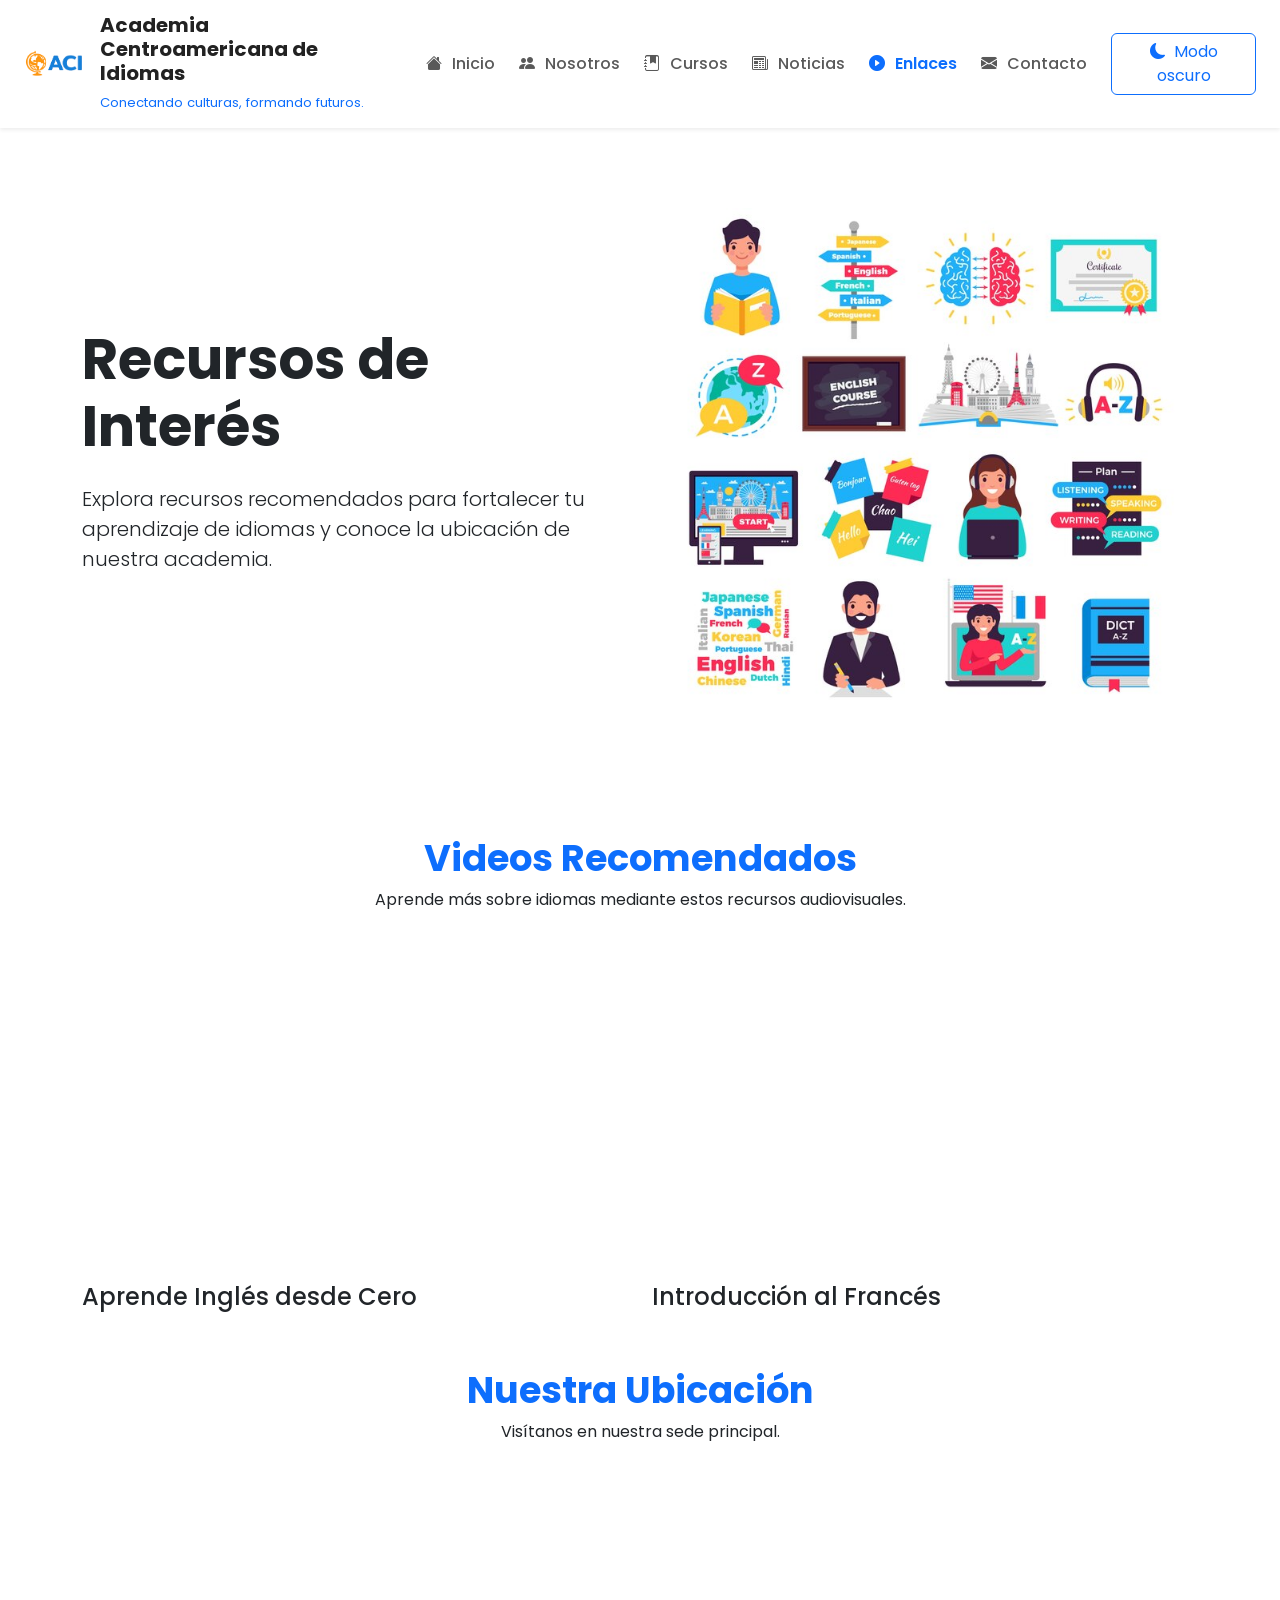
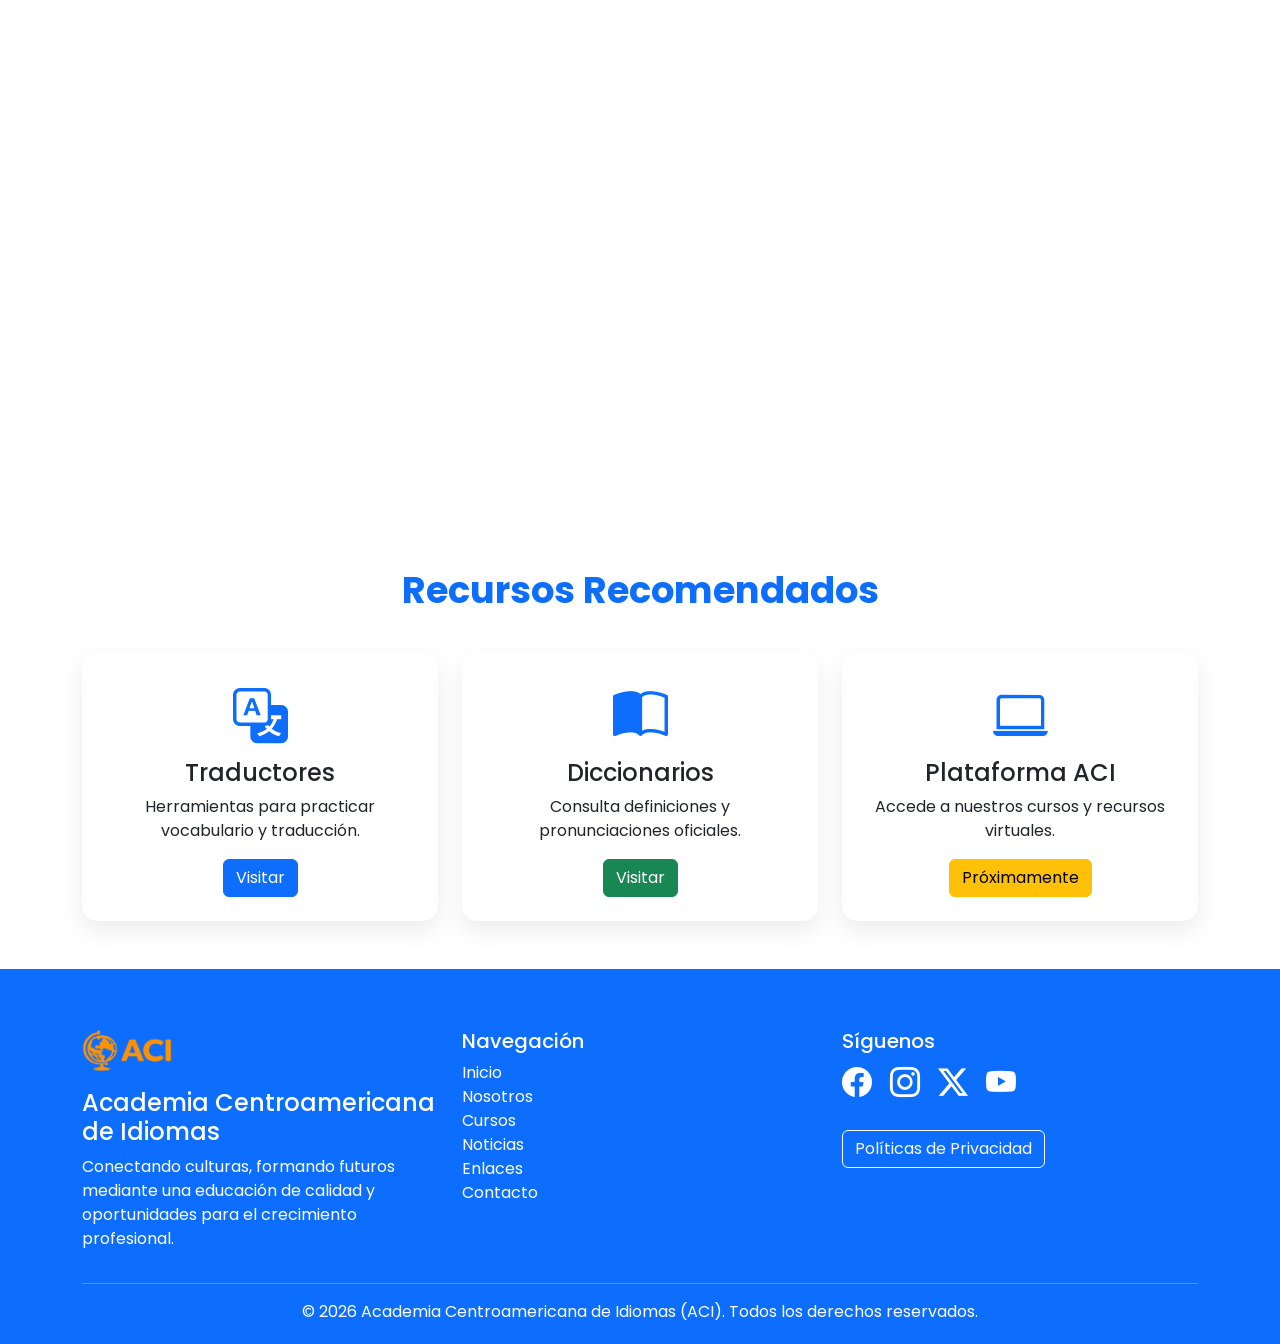
<file: enlaces.html>
<!DOCTYPE html>
<html lang="es">

<head>
    <meta charset="UTF-8">
    <!--
    Aplica el modo oscuro antes de que la página se dibuje
    para evitar el destello del tema claro.
-->
    <script>

        if (localStorage.getItem("modo") === "oscuro") {

            document.documentElement.classList.add("modo-oscuro");

        }

    </script>

    <meta name="viewport" content="width=device-width, initial-scale=1.0">
    <meta name="description"
        content="Academia Centroamericana de Idiomas (ACI). Aprende idiomas con profesores calificados mediante una metodología moderna e innovadora.">
    <meta name="keywords"
        content="idiomas, academia, centroamérica, ACI, aprender, cursos, inglés, francés, alemán, italiano, portugués, República Dominicana">
    <meta name="robots" content="index, follow">
    <meta name="author" content="Suero R.">

    <title>Enlaces de Ínteres | Academia Centroamericana de Idiomas</title>

    <!-- Favicon -->
    <link rel="icon" href="img/logoACI.png">
    <link rel="icon"
        href="data:image/svg+xml,<svg xmlns=%22http://www.w3.org/2000/svg%22 viewBox=%220 0 100 100%22><text y=%22.9em%22 font-size=%2290%22>🔗</text></svg>">

    <!-- Google Fonts -->
    <link rel="preconnect" href="https://fonts.googleapis.com">

    <link rel="preconnect" href="https://fonts.gstatic.com" crossorigin>

    <link href="https://fonts.googleapis.com/css2?family=Poppins:wght@300;400;500;600;700&display=swap"
        rel="stylesheet">

    <!-- Bootstrap -->
    <link href="https://cdn.jsdelivr.net/npm/bootstrap@5.3.8/dist/css/bootstrap.min.css" rel="stylesheet">

    <!-- Bootstrap Icons -->
    <link rel="stylesheet" href="https://cdn.jsdelivr.net/npm/bootstrap-icons@1.13.1/font/bootstrap-icons.min.css">

    <!-- CSS del proyecto -->
    <link rel="stylesheet" href="css/variables.css">
    <link rel="stylesheet" href="css/estilos.css">
    <link rel="stylesheet" href="css/navbar.css">
    <link rel="stylesheet" href="css/hero.css">
    <link rel="stylesheet" href="css/cards.css">
    <link rel="stylesheet" href="css/footer.css">
    <link rel="stylesheet" href="css/modoOscuro.css">
    <link rel="stylesheet" href="css/responsive.css">

</head>

<body>

    <header>

        <nav class="navbar navbar-expand-lg bg-white shadow-sm py-2">

            <div class="container-fluid px-4">

                <a class="navbar-brand d-flex align-items-center" href="index.html">

                    <img src="img/logoACI.png" alt="Logo ACI" width="60" class="me-3">

                    <div>

                        <h1 class="mb-0 nombre-aci">
                            Academia Centroamericana de Idiomas
                        </h1>

                        <small class="slogan-aci">
                            Conectando culturas, formando futuros.
                        </small>

                    </div>

                </a>

                <button class="navbar-toggler" type="button" data-bs-toggle="collapse" data-bs-target="#menuPrincipal">

                    <span class="navbar-toggler-icon"></span>

                </button>

                <div class="collapse navbar-collapse justify-content-end" id="menuPrincipal">

                    <ul class="navbar-nav align-items-lg-center">

                        <li class="nav-item">
                            <a class="nav-link" href="index.html">
                                <i class="bi bi-house-fill me-1"></i>Inicio
                            </a>
                        </li>

                        <li class="nav-item">
                            <a class="nav-link" href="nosotros.html">
                                <i class="bi bi-people-fill me-1"></i>Nosotros
                            </a>
                        </li>

                        <li class="nav-item">
                            <a class="nav-link" href="cursos.html">
                                <i class="bi bi-journal-bookmark-fill me-1"></i>Cursos
                            </a>
                        </li>

                        <li class="nav-item">
                            <a class="nav-link" href="noticias.html">
                                <i class="bi bi-newspaper me-1"></i>Noticias
                            </a>
                        </li>

                        <li class="nav-item">
                            <a class="nav-link active" href="enlaces.html">
                                <i class="bi bi-play-circle-fill me-1"></i>Enlaces
                            </a>
                        </li>

                        <li class="nav-item">
                            <a class="nav-link" href="contacto.html">
                                <i class="bi bi-envelope-fill me-1"></i>Contacto
                            </a>
                        </li>

                        <li class="nav-item ms-lg-3">

                            <button id="modoOscuro" class="btn btn-outline-primary">

                                <i class="bi bi-moon-fill me-1"></i>

                                Modo oscuro

                            </button>

                        </li>

                    </ul>

                </div>

            </div>

        </nav>

    </header>

    <main>

        <!--
        ==========================================================
        Portada
        Presenta la sección de enlaces de interés.
        ==========================================================
    -->

        <section class="hero">

            <div class="container">

                <div class="row align-items-center">

                    <div class="col-lg-6">

                        <h2 class="display-4 fw-bold">

                            Recursos de Interés

                        </h2>

                        <p class="lead mt-4">

                            Explora recursos recomendados para fortalecer
                            tu aprendizaje de idiomas y conoce la ubicación
                            de nuestra academia.

                        </p>

                    </div>

                    <div class="col-lg-6 text-center">

                        <img src="img/recursos.jpg" class="img-fluid hero-imagen" alt="Recursos educativos">

                    </div>

                </div>

            </div>

        </section>

        <!--APARTADO: videos recomendados-->

        <section class="container my-5">

            <h2 class="titulo-seccion text-center">

                Videos Recomendados

            </h2>

            <p class="text-center mb-5">

                Aprende más sobre idiomas mediante estos recursos audiovisuales.

            </p>

            <div class="row g-4">

                <div class="col-lg-6">

                    <div class="ratio ratio-16x9">

                        <iframe width="560" height="315"
                            src="https://www.youtube.com/embed/t_Yy0X8G1NM?si=y_INlKlHj-f3tNbM"
                            title="Aprende Inglés desde Cero" frameborder="0"
                            allow="accelerometer; autoplay; clipboard-write; encrypted-media; gyroscope; picture-in-picture; web-share"
                            referrerpolicy="strict-origin-when-cross-origin" allowfullscreen></iframe>

                    </div>

                    <h4 class="mt-3">

                        Aprende Inglés desde Cero

                    </h4>

                </div>

                <div class="col-lg-6">

                    <div class="ratio ratio-16x9">

                        <iframe width="560" height="315"
                            src="https://www.youtube.com/embed/TZta-beBAKo?si=v6eld5_4ZU3RRW6h"
                            title="Introducción al Francés" frameborder="0"
                            allow="accelerometer; autoplay; clipboard-write; encrypted-media; gyroscope; picture-in-picture; web-share"
                            referrerpolicy="strict-origin-when-cross-origin" allowfullscreen></iframe>

                    </div>

                    <h4 class="mt-3">

                        Introducción al Francés

                    </h4>

                </div>

            </div>

        </section>

        <!--APARTADO: mapa -->

        <section class="container my-5">

            <h2 class="titulo-seccion text-center">

                Nuestra Ubicación

            </h2>

            <p class="text-center mb-5">

                Visítanos en nuestra sede principal.

            </p>

            <div class="ratio ratio-16x9">

                <iframe
                    src="https://www.google.com/maps/embed?pb=!1m18!1m12!1m3!1d3783.3400480549754!2d-69.949591!3d18.485999!2m3!1f0!2f0!3f0!3m2!1i1024!2i768!4f13.1!3m3!1m2!1s0x8eaf89f362e578d3%3A0x19d59fe09af95898!2sUniversidad%20Nacional%20Pedro%20Henr%C3%ADquez%20Ure%C3%B1a%20(UNPHU)!5e0!3m2!1ses-419!2sdo!4v1782000738028!5m2!1ses-419!2sdo"
                    style="border:0;" allowfullscreen="" loading="lazy">

                </iframe>

            </div>

        </section>

        <!--APARTADO: enlaces útiles-->

        <section class="container my-5">

            <h2 class="titulo-seccion text-center">

                Recursos Recomendados

            </h2>

            <div class="row g-4 mt-3">

                <div class="col-md-4">

                    <div class="tarjeta-aci p-4 text-center h-100">

                        <i class="bi bi-translate icono-card"></i>

                        <h4>

                            Traductores

                        </h4>

                        <p>

                            Herramientas para practicar vocabulario y traducción.

                        </p>

                        <a href="https://translate.google.com" target="_blank" class="btn btn-primary">

                            Visitar

                        </a>

                    </div>

                </div>

                <div class="col-md-4">

                    <div class="tarjeta-aci p-4 text-center h-100">

                        <i class="bi bi-book-half icono-card"></i>

                        <h4>

                            Diccionarios

                        </h4>

                        <p>

                            Consulta definiciones y pronunciaciones oficiales.

                        </p>

                        <a href="https://dictionary.cambridge.org" target="_blank" class="btn btn-success">

                            Visitar

                        </a>

                    </div>

                </div>

                <div class="col-md-4">

                    <div class="tarjeta-aci p-4 text-center h-100">

                        <i class="bi bi-laptop icono-card"></i>

                        <h4>

                            Plataforma ACI

                        </h4>

                        <p>

                            Accede a nuestros cursos y recursos virtuales.

                        </p>

                        <button class="btn btn-warning"
                            onclick="alert('La plataforma estará disponible próximamente.')">

                            Próximamente

                        </button>

                    </div>

                </div>

            </div>

        </section>

    </main>


    <footer class="footer-aci mt-5">

        <div class="container">

            <div class="row gy-4">

                <!-- Información institucional -->
                <div class="col-lg-4">

                    <img src="img/logoACI-footer.png" alt="Logo ACI" width="90">

                    <h4 class="mt-3">

                        Academia Centroamericana de Idiomas

                    </h4>

                    <p>

                        Conectando culturas, formando futuros mediante una educación
                        de calidad y oportunidades para el crecimiento profesional.

                    </p>

                </div>

                <!-- Navegación -->
                <div class="col-lg-4">

                    <h5>

                        Navegación

                    </h5>

                    <ul class="list-unstyled">

                        <li>

                            <a href="index.html">

                                Inicio

                            </a>

                        </li>

                        <li>

                            <a href="nosotros.html">

                                Nosotros

                            </a>

                        </li>

                        <li>

                            <a href="cursos.html">

                                Cursos

                            </a>

                        </li>

                        <li>

                            <a href="noticias.html">

                                Noticias

                            </a>

                        </li>

                        <li>

                            <a href="enlaces.html">

                                Enlaces

                            </a>

                        </li>

                        <li>

                            <a href="contacto.html">

                                Contacto

                            </a>

                        </li>

                    </ul>

                </div>

                <!-- Redes sociales -->
                <div class="col-lg-4">

                    <h5>

                        Síguenos

                    </h5>

                    <div class="redes-sociales mb-4">

                        <a href="#">

                            <i class="bi bi-facebook"></i>

                        </a>

                        <a href="#">

                            <i class="bi bi-instagram"></i>

                        </a>

                        <a href="#">

                            <i class="bi bi-twitter-x"></i>

                        </a>

                        <a href="#">

                            <i class="bi bi-youtube"></i>

                        </a>

                    </div>

                    <button class="btn btn-outline-light" data-bs-toggle="modal" data-bs-target="#modalPrivacidad">

                        Políticas de Privacidad

                    </button>

                </div>

            </div>

            <hr>

            <div class="text-center">

                <p class="mb-0">

                    © 2026 Academia Centroamericana de Idiomas (ACI). Todos los derechos reservados.

                </p>

            </div>

        </div>

    </footer>

    <!--
        ==========================================================
        Modal de pol1ticas de privacidad
        Se muestra sin necesidad de abandonar la página.
        ==========================================================
    -->

    <div class="modal fade" id="modalPrivacidad" tabindex="-1" aria-hidden="true">

        <div class="modal-dialog modal-lg">

            <div class="modal-content">

                <div class="modal-header">

                    <h2 class="modal-title fs-4">

                        Políticas de Privacidad

                    </h2>

                    <button type="button" class="btn-close" data-bs-dismiss="modal">

                    </button>

                </div>

                <div class="modal-body">

                    <p>

                        Academia Centroamericana de Idiomas (ACI) protege la
                        información personal suministrada por sus estudiantes y
                        visitantes.

                    </p>

                    <p>

                        Los datos recopilados mediante los formularios del sitio
                        únicamente serán utilizados para responder solicitudes de
                        información, procesos de inscripción y comunicación
                        institucional.

                    </p>

                    <p>

                        La academia no comparte información personal con terceros
                        sin autorización del usuario, salvo cuando sea requerido
                        por la legislación vigente.

                    </p>

                    <p>

                        Al utilizar este sitio web, el visitante acepta estas
                        políticas de privacidad.

                    </p>

                </div>

                <div class="modal-footer">

                    <button type="button" class="btn btn-primary" data-bs-dismiss="modal">

                        Entendido

                    </button>

                </div>

            </div>

        </div>

    </div>

    <!-- Bootstrap -->
    <script src="https://cdn.jsdelivr.net/npm/bootstrap@5.3.8/dist/js/bootstrap.bundle.min.js"></script>

    <!-- Archivos JavaScript del proyecto -->
    <script src="js/app.js"></script>
    <script src="js/darkmode.js"></script>
    <script src="js/contacto.js"></script>

</body>

</html>
</file>
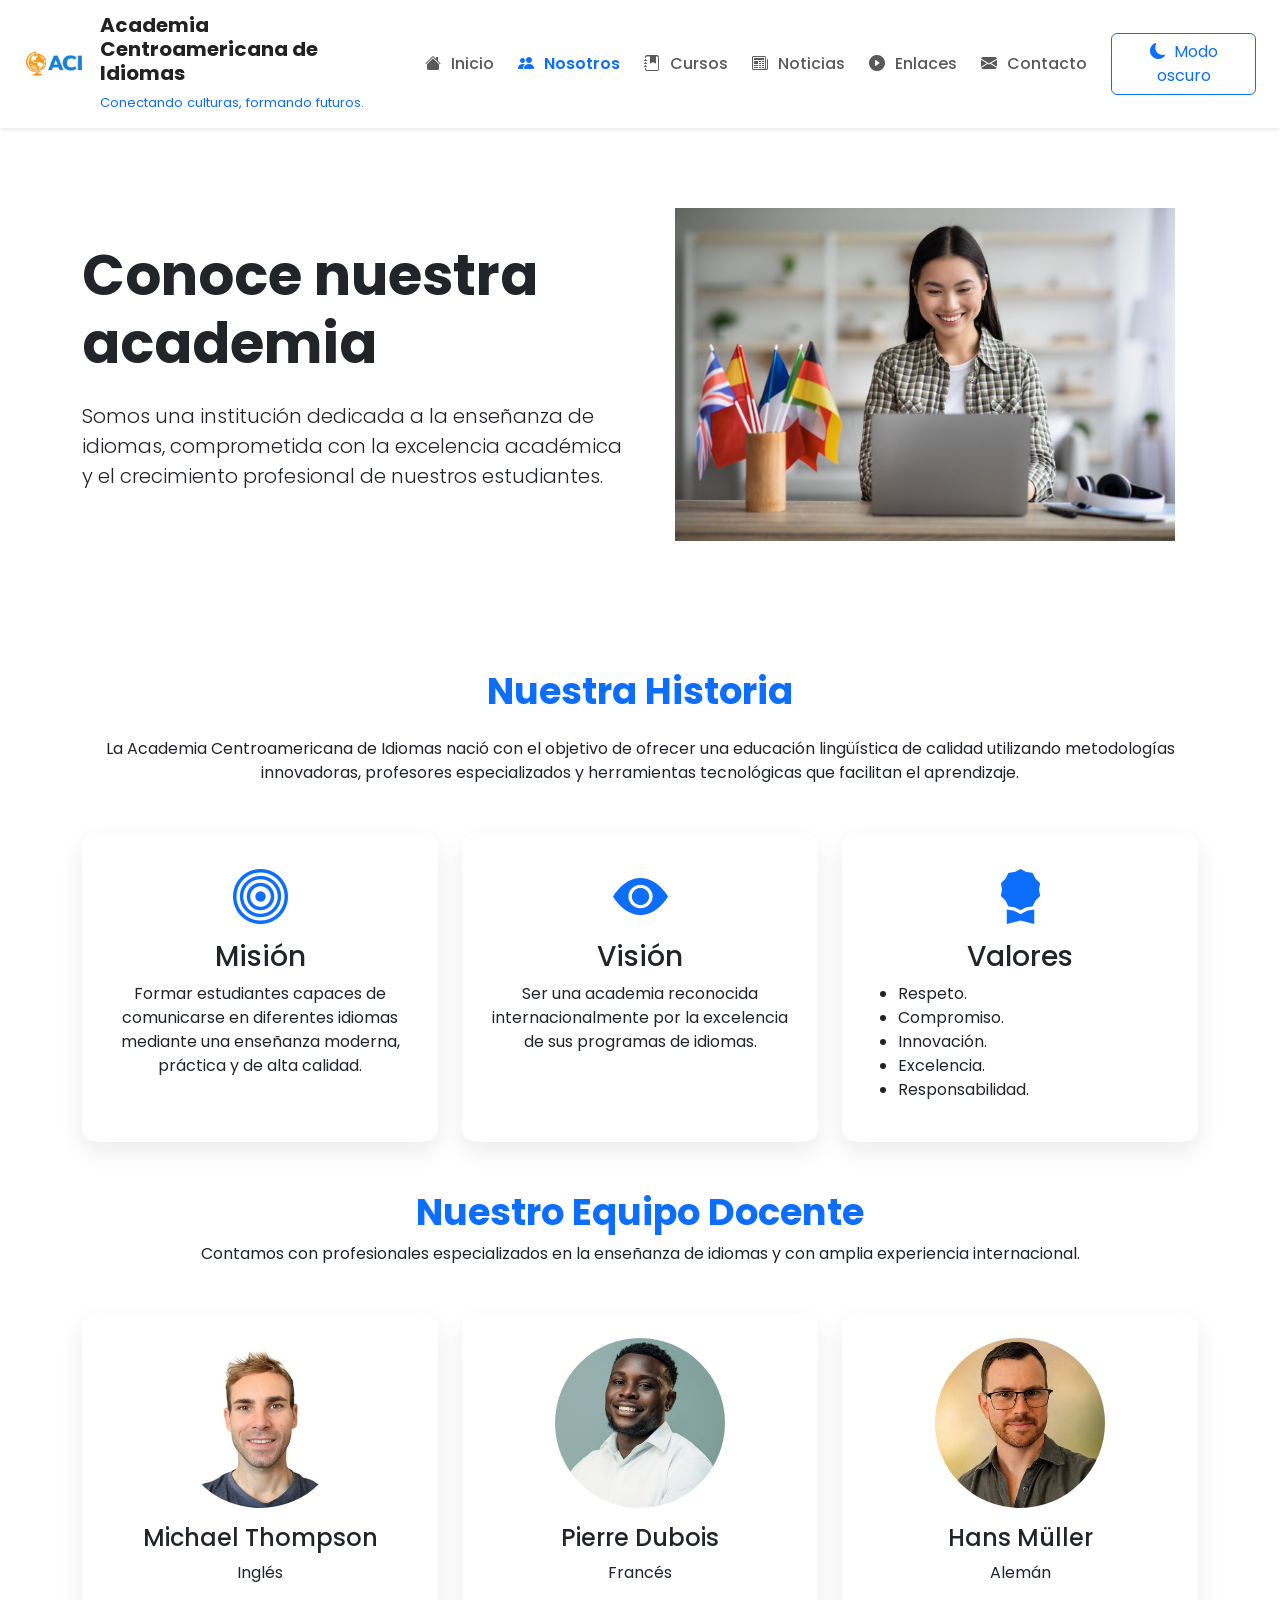
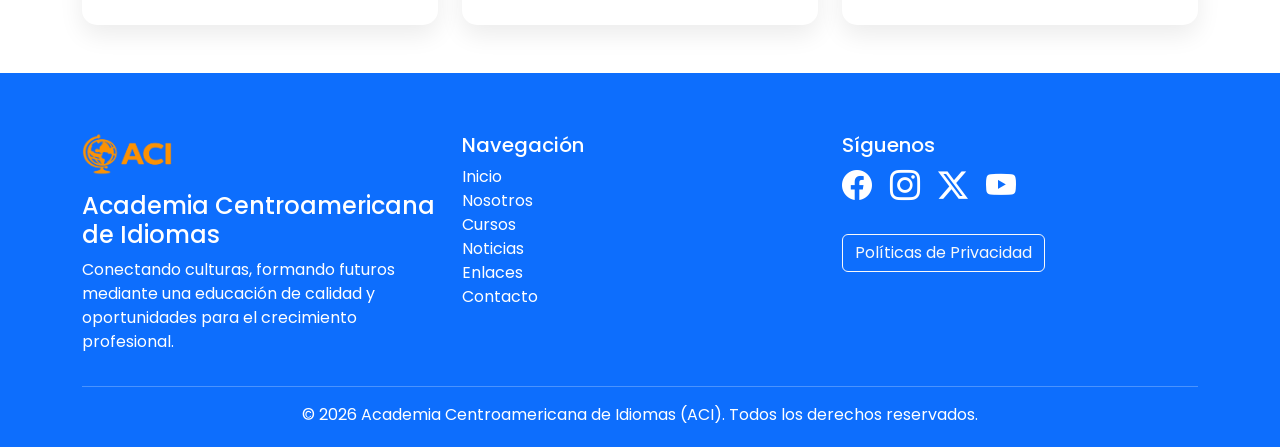
<file: nosotros.html>
<!DOCTYPE html>
<html lang="es">

<head>
    <meta charset="UTF-8">
    <!--
    Aplica el modo oscuro antes de que la página se dibuje
    para evitar el destello del tema claro.
-->
    <script>

        if (localStorage.getItem("modo") === "oscuro") {

            document.documentElement.classList.add("modo-oscuro");

        }

    </script>

    <meta name="viewport" content="width=device-width, initial-scale=1.0">
    <meta name="description"
        content="Academia Centroamericana de Idiomas (ACI). Aprende idiomas con profesores calificados mediante una metodología moderna e innovadora.">
    <meta name="keywords"
        content="idiomas, academia, centroamérica, ACI, aprender, cursos, inglés, francés, alemán, italiano, portugués, República Dominicana">
    <meta name="robots" content="index, follow">
    <meta name="author" content="Suero R.">

    <title>Nosotros | Academia Centroamericana de Idiomas</title>

    <!-- Favicon -->
    <link rel="icon" href="img/logoACI.png">
    <link rel="icon"
        href="data:image/svg+xml,<svg xmlns=%22http://www.w3.org/2000/svg%22 viewBox=%220 0 100 100%22><text y=%22.9em%22 font-size=%2290%22>🥇</text></svg>">
    <!-- Google Fonts -->
    <link rel="preconnect" href="https://fonts.googleapis.com">

    <link rel="preconnect" href="https://fonts.gstatic.com" crossorigin>

    <link href="https://fonts.googleapis.com/css2?family=Poppins:wght@300;400;500;600;700&display=swap"
        rel="stylesheet">

    <!-- Bootstrap -->
    <link href="https://cdn.jsdelivr.net/npm/bootstrap@5.3.8/dist/css/bootstrap.min.css" rel="stylesheet">

    <!-- Bootstrap Icons -->
    <link rel="stylesheet" href="https://cdn.jsdelivr.net/npm/bootstrap-icons@1.13.1/font/bootstrap-icons.min.css">

    <!-- CSS del proyecto -->
    <link rel="stylesheet" href="css/variables.css">
    <link rel="stylesheet" href="css/estilos.css">
    <link rel="stylesheet" href="css/navbar.css">
    <link rel="stylesheet" href="css/hero.css">
    <link rel="stylesheet" href="css/cards.css">
    <link rel="stylesheet" href="css/footer.css">
    <link rel="stylesheet" href="css/modoOscuro.css">
    <link rel="stylesheet" href="css/responsive.css">

</head>

<body>

    <header>

        <nav class="navbar navbar-expand-lg bg-white shadow-sm py-2">

            <div class="container-fluid px-4">

                <a class="navbar-brand d-flex align-items-center" href="index.html">

                    <img src="img/logoACI.png" alt="Logo ACI" width="60" class="me-3">

                    <div>

                        <h1 class="mb-0 nombre-aci">
                            Academia Centroamericana de Idiomas
                        </h1>

                        <small class="slogan-aci">
                            Conectando culturas, formando futuros.
                        </small>

                    </div>

                </a>

                <button class="navbar-toggler" type="button" data-bs-toggle="collapse" data-bs-target="#menuPrincipal">

                    <span class="navbar-toggler-icon"></span>

                </button>

                <div class="collapse navbar-collapse justify-content-end" id="menuPrincipal">

                    <ul class="navbar-nav align-items-lg-center">

                        <li class="nav-item">
                            <a class="nav-link" href="index.html">
                                <i class="bi bi-house-fill me-1"></i>Inicio
                            </a>
                        </li>

                        <li class="nav-item">
                            <a class="nav-link active" href="nosotros.html">
                                <i class="bi bi-people-fill me-1"></i>Nosotros
                            </a>
                        </li>

                        <li class="nav-item">
                            <a class="nav-link" href="cursos.html">
                                <i class="bi bi-journal-bookmark-fill me-1"></i>Cursos
                            </a>
                        </li>

                        <li class="nav-item">
                            <a class="nav-link" href="noticias.html">
                                <i class="bi bi-newspaper me-1"></i>Noticias
                            </a>
                        </li>

                        <li class="nav-item">
                            <a class="nav-link" href="enlaces.html">
                                <i class="bi bi-play-circle-fill me-1"></i>Enlaces
                            </a>
                        </li>

                        <li class="nav-item">
                            <a class="nav-link" href="contacto.html">
                                <i class="bi bi-envelope-fill me-1"></i>Contacto
                            </a>
                        </li>

                        <li class="nav-item ms-lg-3">

                            <button id="modoOscuro" class="btn btn-outline-primary">

                                <i class="bi bi-moon-fill me-1"></i>

                                Modo oscuro

                            </button>

                        </li>

                    </ul>

                </div>

            </div>

        </nav>

    </header>

    <main>

        <!--
        ==========================================================
        Presentación
        Resume la misión principal de la academia.
        ==========================================================
    -->

        <section class="hero">

            <div class="container">

                <div class="row align-items-center">

                    <div class="col-lg-6">

                        <h2 class="display-4 fw-bold">

                            Conoce nuestra academia

                        </h2>

                        <p class="lead mt-4">

                            Somos una institución dedicada a la enseñanza de idiomas,
                            comprometida con la excelencia académica y el crecimiento
                            profesional de nuestros estudiantes.

                        </p>

                    </div>

                    <div class="col-lg-6 text-center">

                        <img src="img/docente.jpg" class="img-fluid hero-imagen" alt="Equipo docente">

                    </div>

                </div>

            </div>

        </section>

        <!--Historia-->

        <section class="container my-5">

            <h2 class="titulo-seccion text-center">

                Nuestra Historia

            </h2>

            <p class="mt-4 text-center">

                La Academia Centroamericana de Idiomas nació con el objetivo de
                ofrecer una educación lingüística de calidad utilizando
                metodologías innovadoras, profesores especializados y herramientas
                tecnológicas que facilitan el aprendizaje.

            </p>

        </section>

        <!--APARTADO: Misión, visión y valores -->

        <section class="container my-5">

            <div class="row g-4">

                <div class="col-lg-4">

                    <div class="tarjeta-aci h-100 p-4 text-center">

                        <i class="bi bi-bullseye icono-card"></i>

                        <h3>

                            Misión

                        </h3>

                        <p>

                            Formar estudiantes capaces de comunicarse en diferentes
                            idiomas mediante una enseñanza moderna, práctica y de
                            alta calidad.

                        </p>

                    </div>

                </div>

                <div class="col-lg-4">

                    <div class="tarjeta-aci h-100 p-4 text-center">

                        <i class="bi bi-eye-fill icono-card"></i>

                        <h3>

                            Visión

                        </h3>

                        <p>

                            Ser una academia reconocida internacionalmente por la
                            excelencia de sus programas de idiomas.

                        </p>

                    </div>

                </div>

                <div class="col-lg-4">

                    <div class="tarjeta-aci h-100 p-4 text-center">

                        <i class="bi bi-award-fill icono-card"></i>

                        <h3>

                            Valores

                        </h3>

                        <ul class="text-start">

                            <li>Respeto.</li>

                            <li>Compromiso.</li>

                            <li>Innovación.</li>

                            <li>Excelencia.</li>

                            <li>Responsabilidad.</li>

                        </ul>

                    </div>

                </div>

            </div>

        </section>

        <!--APARTADO: Equipo docente-->

        <section class="container my-5">

            <h2 class="titulo-seccion text-center">

                Nuestro Equipo Docente

            </h2>

            <p class="text-center mb-5">

                Contamos con profesionales especializados en la enseñanza de
                idiomas y con amplia experiencia internacional.

            </p>

            <div class="row g-4">

                <div class="col-md-4">

                    <div class="tarjeta-aci p-4 text-center">

                        <img src="img/profesorIngles.jpg" class="img-fluid rounded-circle mb-3" width="170"
                            alt="Profesor Inglés">

                        <h4>

                            Michael Thompson

                        </h4>

                        <p>

                            Inglés

                        </p>

                    </div>

                </div>

                <div class="col-md-4">

                    <div class="tarjeta-aci p-4 text-center">

                        <img src="img/profesorFrances.jpg" class="img-fluid rounded-circle mb-3" width="170"
                            alt="Profesor Francés">

                        <h4>

                            Pierre Dubois

                        </h4>

                        <p>

                            Francés

                        </p>

                    </div>

                </div>

                <div class="col-md-4">

                    <div class="tarjeta-aci p-4 text-center">

                        <img src="img/profesorAleman.jpg" class="img-fluid rounded-circle mb-3" width="170"
                            alt="Profesor Alemán">

                        <h4>

                            Hans Müller

                        </h4>

                        <p>

                            Alemán

                        </p>

                    </div>

                </div>

            </div>

        </section>

    </main>

    <!--
        ==========================================================
        Modal de inscripción
        Permite al visitante solicitar información o inscribirse
        en cualquiera de los cursos sin salir de la página.
        ==========================================================
    -->
    <div class="modal fade" id="modalInscripcion" tabindex="-1" aria-labelledby="tituloModal" aria-hidden="true">

        <div class="modal-dialog modal-lg">

            <div class="modal-content">

                <form id="formInscripcion">

                    <div class="modal-header">

                        <h2 class="modal-title fs-4" id="tituloModal">

                            Solicitud de inscripción

                        </h2>

                        <button type="button" class="btn-close" data-bs-dismiss="modal" aria-label="Cerrar">

                        </button>

                    </div>

                    <div class="modal-body">

                        <div class="row">

                            <div class="col-md-6 mb-3">

                                <label class="form-label">

                                    Nombre completo

                                </label>

                                <input type="text" class="form-control" id="nombre" placeholder="Escriba su nombre">

                            </div>

                            <div class="col-md-6 mb-3">

                                <label class="form-label">

                                    Correo electrónico

                                </label>

                                <input type="email" class="form-control" id="correo" placeholder="correo@ejemplo.com">

                            </div>

                        </div>

                        <div class="row">

                            <div class="col-md-6 mb-3">

                                <label class="form-label">

                                    Teléfono

                                </label>

                                <input type="tel" class="form-control" id="telefono" placeholder="809-000-0000">

                            </div>

                            <div class="col-md-6 mb-3">

                                <label class="form-label">

                                    Curso de interés

                                </label>

                                <select class="form-select" id="curso">

                                    <option selected>

                                        Seleccione un curso

                                    </option>

                                    <option>Inglés</option>

                                    <option>Francés</option>

                                    <option>Alemán</option>

                                    <option>Italiano</option>

                                    <option>Portugués</option>

                                </select>

                            </div>

                        </div>

                        <div class="mb-3">

                            <label class="form-label">

                                Nivel

                            </label>

                            <select class="form-select" id="nivel">

                                <option selected>

                                    Seleccione un nivel

                                </option>

                                <option>Básico</option>

                                <option>Intermedio</option>

                                <option>Avanzado</option>

                            </select>

                        </div>

                        <div class="mb-3">

                            <label class="form-label">

                                Mensaje

                            </label>

                            <textarea class="form-control" id="mensaje" rows="5" placeholder="Escriba aquí su mensaje">

                            </textarea>

                        </div>

                    </div>

                    <div class="modal-footer">

                        <button type="button" class="btn btn-secondary" data-bs-dismiss="modal">

                            Cancelar

                        </button>

                        <button type="submit" class="btn btn-success">

                            <i class="bi bi-send-fill"></i>

                            Enviar solicitud

                        </button>

                    </div>

                </form>

            </div>

        </div>

    </div>

    <!--
        ==========================================================
        Toast de confirmación
        Informa al usuario que la solicitud fue enviada
        correctamente.
        ==========================================================
    -->

    <div class="toast-container position-fixed bottom-0 end-0 p-3">

        <div id="toastInscripcion" class="toast text-bg-success border-0" role="alert">

            <div class="d-flex">

                <div class="toast-body">

                    <i class="bi bi-check-circle-fill"></i>

                    ¡Solicitud enviada correctamente! Nos comunicaremos contigo en menos de 24 horas.

                </div>

                <button type="button" class="btn-close btn-close-white me-2 m-auto" data-bs-dismiss="toast">

                </button>

            </div>

        </div>

    </div>


    <footer class="footer-aci mt-5">

        <div class="container">

            <div class="row gy-4">

                <!-- Información institucional -->
                <div class="col-lg-4">

                    <img src="img/logoACI-footer.png" alt="Logo ACI" width="90">

                    <h4 class="mt-3">

                        Academia Centroamericana de Idiomas

                    </h4>

                    <p>

                        Conectando culturas, formando futuros mediante una educación
                        de calidad y oportunidades para el crecimiento profesional.

                    </p>

                </div>

                <!-- Navegación -->
                <div class="col-lg-4">

                    <h5>

                        Navegación

                    </h5>

                    <ul class="list-unstyled">

                        <li>

                            <a href="index.html">

                                Inicio

                            </a>

                        </li>

                        <li>

                            <a href="nosotros.html">

                                Nosotros

                            </a>

                        </li>

                        <li>

                            <a href="cursos.html">

                                Cursos

                            </a>

                        </li>

                        <li>

                            <a href="noticias.html">

                                Noticias

                            </a>

                        </li>

                        <li>

                            <a href="enlaces.html">

                                Enlaces

                            </a>

                        </li>

                        <li>

                            <a href="contacto.html">

                                Contacto

                            </a>

                        </li>

                    </ul>

                </div>

                <!-- Redes sociales -->
                <div class="col-lg-4">

                    <h5>

                        Síguenos

                    </h5>

                    <div class="redes-sociales mb-4">

                        <a href="#">

                            <i class="bi bi-facebook"></i>

                        </a>

                        <a href="#">

                            <i class="bi bi-instagram"></i>

                        </a>

                        <a href="#">

                            <i class="bi bi-twitter-x"></i>

                        </a>

                        <a href="#">

                            <i class="bi bi-youtube"></i>

                        </a>

                    </div>

                    <button class="btn btn-outline-light" data-bs-toggle="modal" data-bs-target="#modalPrivacidad">

                        Políticas de Privacidad

                    </button>

                </div>

            </div>

            <hr>

            <div class="text-center">

                <p class="mb-0">

                    © 2026 Academia Centroamericana de Idiomas (ACI). Todos los derechos reservados.

                </p>

            </div>

        </div>

    </footer>

    <!--
        ==========================================================
        Modal de políticas de privacidad
        Se muestra sin necesidad de abandonar la página.
        ==========================================================
    -->

    <div class="modal fade" id="modalPrivacidad" tabindex="-1" aria-hidden="true">

        <div class="modal-dialog modal-lg">

            <div class="modal-content">

                <div class="modal-header">

                    <h2 class="modal-title fs-4">

                        Políticas de Privacidad

                    </h2>

                    <button type="button" class="btn-close" data-bs-dismiss="modal">

                    </button>

                </div>

                <div class="modal-body">

                    <p>

                        Academia Centroamericana de Idiomas (ACI) protege la
                        información personal suministrada por sus estudiantes y
                        visitantes.

                    </p>

                    <p>

                        Los datos recopilados mediante los formularios del sitio
                        únicamente serán utilizados para responder solicitudes de
                        información, procesos de inscripción y comunicación
                        institucional.

                    </p>

                    <p>

                        La academia no comparte información personal con terceros
                        sin autorización del usuario, salvo cuando sea requerido
                        por la legislación vigente.

                    </p>

                    <p>

                        Al utilizar este sitio web, el visitante acepta estas
                        políticas de privacidad.

                    </p>

                </div>

                <div class="modal-footer">

                    <button type="button" class="btn btn-primary" data-bs-dismiss="modal">

                        Entendido

                    </button>

                </div>

            </div>

        </div>

    </div>

    <!-- Bootstrap -->
    <script src="https://cdn.jsdelivr.net/npm/bootstrap@5.3.8/dist/js/bootstrap.bundle.min.js"></script>

    <!-- Archivos JavaScript del proyecto -->
    <script src="js/app.js"></script>
    <script src="js/darkmode.js"></script>
    <script src="js/contacto.js"></script>

</body>

</html>
</file>
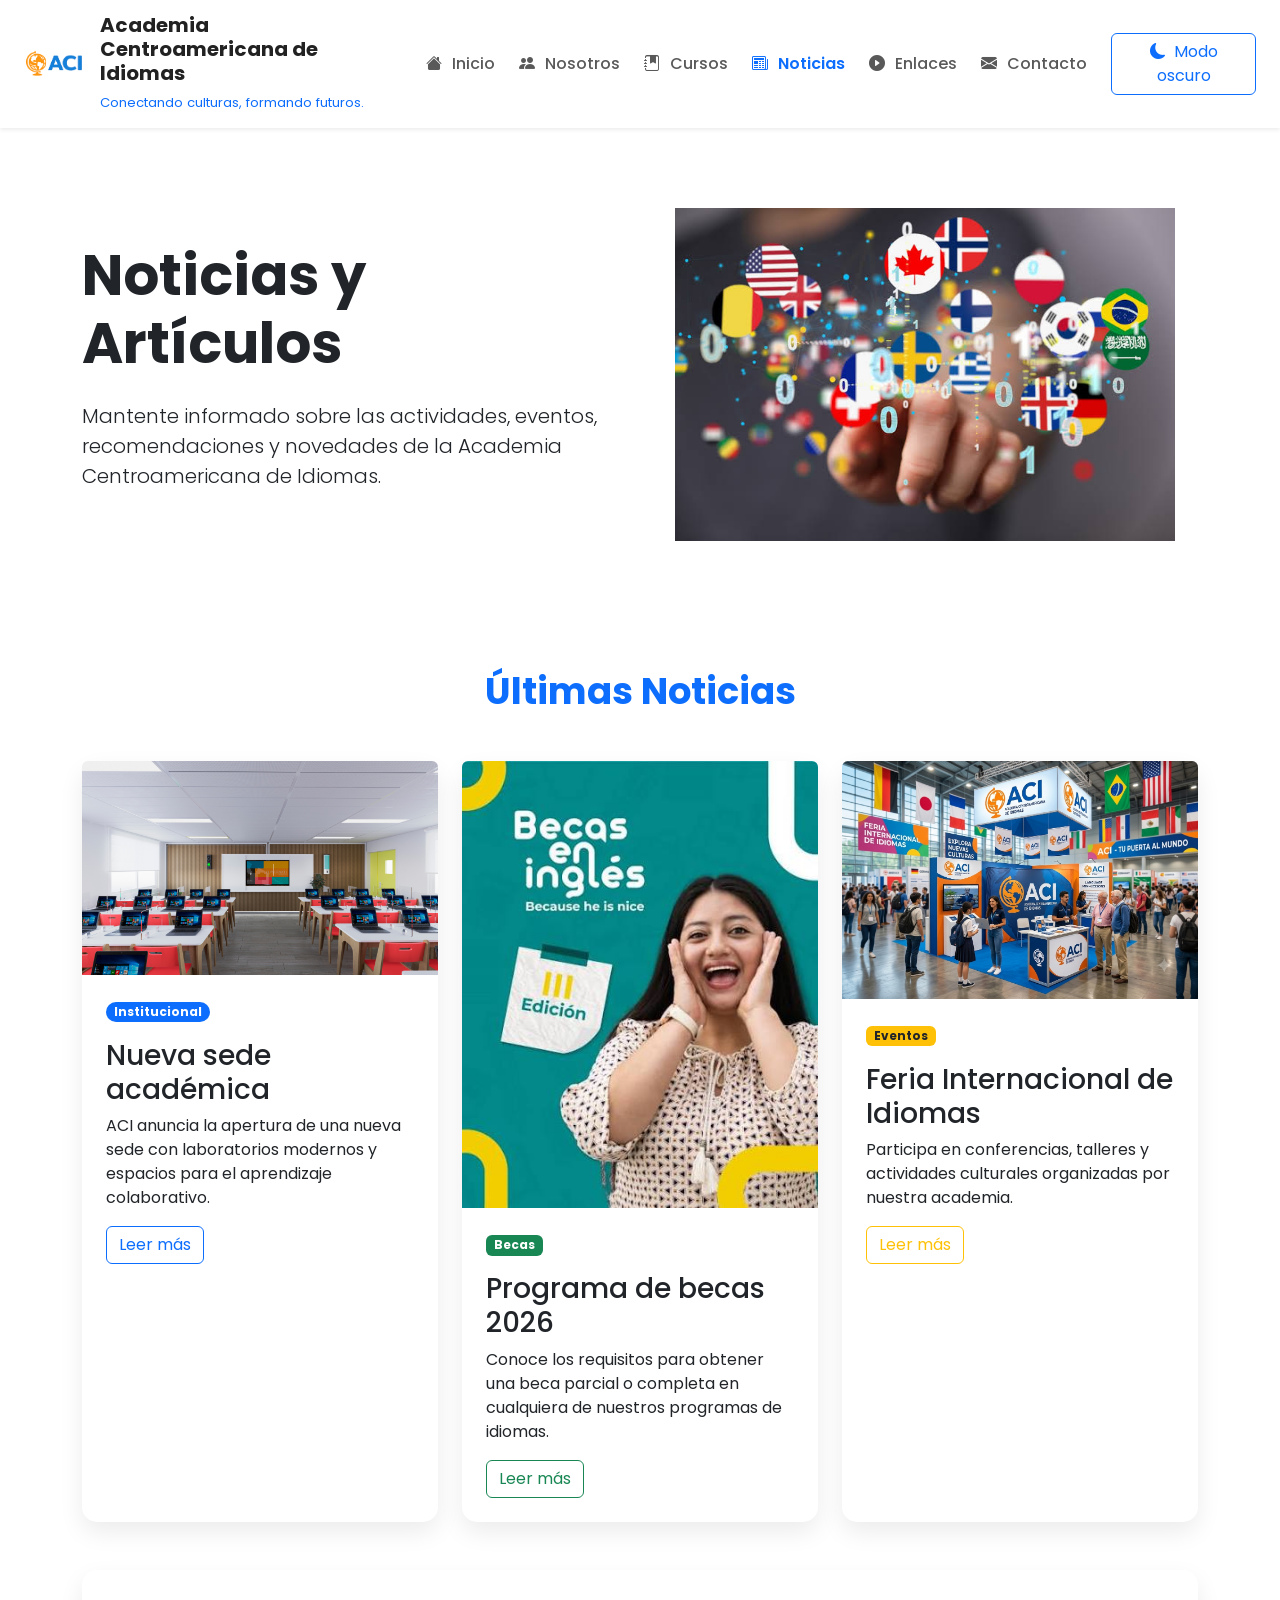
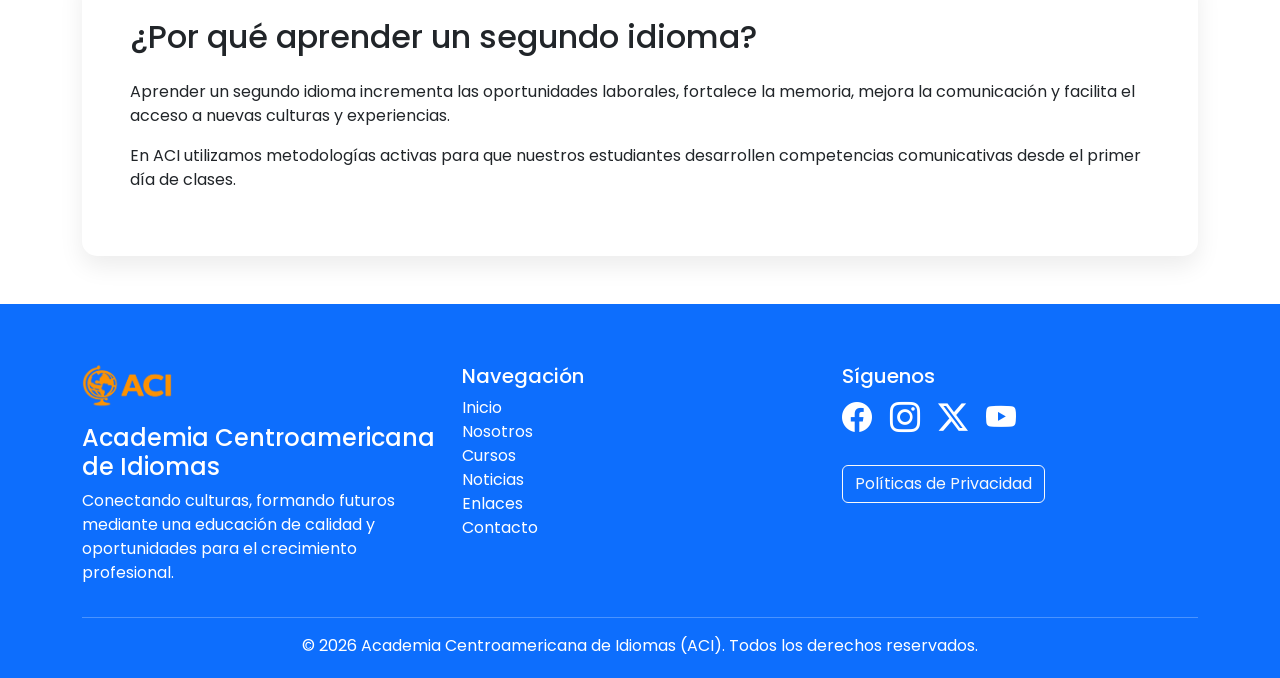
<file: noticias.html>
<!DOCTYPE html>
<html lang="es">

<head>
    <meta charset="UTF-8">
    <!--
    Aplica el modo oscuro antes de que la página se dibuje
    para evitar el destello del tema claro.
-->
    <script>

        if (localStorage.getItem("modo") === "oscuro") {

            document.documentElement.classList.add("modo-oscuro");

        }

    </script>

    <meta name="viewport" content="width=device-width, initial-scale=1.0">
    <meta name="description"
        content="Academia Centroamericana de Idiomas (ACI). Aprende idiomas con profesores calificados mediante una metodología moderna e innovadora.">
    <meta name="keywords"
        content="idiomas, academia, centroamérica, ACI, aprender, cursos, inglés, francés, alemán, italiano, portugués, República Dominicana">
    <meta name="robots" content="index, follow">
    <meta name="author" content="Suero R.">

    <title>Noticias | Academia Centroamericana de Idiomas</title>

    <!-- Favicon -->
    <link rel="icon" href="img/logoACI.png">
    <link rel="icon"
        href="data:image/svg+xml,<svg xmlns=%22http://www.w3.org/2000/svg%22 viewBox=%220 0 100 100%22><text y=%22.9em%22 font-size=%2290%22>🔔</text></svg>">

    <!-- Google Fonts -->
    <link rel="preconnect" href="https://fonts.googleapis.com">

    <link rel="preconnect" href="https://fonts.gstatic.com" crossorigin>

    <link href="https://fonts.googleapis.com/css2?family=Poppins:wght@300;400;500;600;700&display=swap"
        rel="stylesheet">

    <!-- Bootstrap -->
    <link href="https://cdn.jsdelivr.net/npm/bootstrap@5.3.8/dist/css/bootstrap.min.css" rel="stylesheet">

    <!-- Bootstrap Icons -->
    <link rel="stylesheet" href="https://cdn.jsdelivr.net/npm/bootstrap-icons@1.13.1/font/bootstrap-icons.min.css">

    <!-- CSS del proyecto -->
    <link rel="stylesheet" href="css/variables.css">
    <link rel="stylesheet" href="css/estilos.css">
    <link rel="stylesheet" href="css/navbar.css">
    <link rel="stylesheet" href="css/hero.css">
    <link rel="stylesheet" href="css/cards.css">
    <link rel="stylesheet" href="css/footer.css">
    <link rel="stylesheet" href="css/modoOscuro.css">
    <link rel="stylesheet" href="css/responsive.css">

</head>

<body>

    <header>

        <nav class="navbar navbar-expand-lg bg-white shadow-sm py-2">

            <div class="container-fluid px-4">

                <a class="navbar-brand d-flex align-items-center" href="index.html">

                    <img src="img/logoACI.png" alt="Logo ACI" width="60" class="me-3">

                    <div>

                        <h1 class="mb-0 nombre-aci">
                            Academia Centroamericana de Idiomas
                        </h1>

                        <small class="slogan-aci">
                            Conectando culturas, formando futuros.
                        </small>

                    </div>

                </a>

                <button class="navbar-toggler" type="button" data-bs-toggle="collapse" data-bs-target="#menuPrincipal">

                    <span class="navbar-toggler-icon"></span>

                </button>

                <div class="collapse navbar-collapse justify-content-end" id="menuPrincipal">

                    <ul class="navbar-nav align-items-lg-center">

                        <li class="nav-item">
                            <a class="nav-link" href="index.html">
                                <i class="bi bi-house-fill me-1"></i>Inicio
                            </a>
                        </li>

                        <li class="nav-item">
                            <a class="nav-link" href="nosotros.html">
                                <i class="bi bi-people-fill me-1"></i>Nosotros
                            </a>
                        </li>

                        <li class="nav-item">
                            <a class="nav-link" href="cursos.html">
                                <i class="bi bi-journal-bookmark-fill me-1"></i>Cursos
                            </a>
                        </li>

                        <li class="nav-item">
                            <a class="nav-link active" href="noticias.html">
                                <i class="bi bi-newspaper me-1"></i>Noticias
                            </a>
                        </li>

                        <li class="nav-item">
                            <a class="nav-link" href="enlaces.html">
                                <i class="bi bi-play-circle-fill me-1"></i>Enlaces
                            </a>
                        </li>

                        <li class="nav-item">
                            <a class="nav-link" href="contacto.html">
                                <i class="bi bi-envelope-fill me-1"></i>Contacto
                            </a>
                        </li>

                        <li class="nav-item ms-lg-3">

                            <button id="modoOscuro" class="btn btn-outline-primary">

                                <i class="bi bi-moon-fill me-1"></i>

                                Modo oscuro

                            </button>

                        </li>

                    </ul>

                </div>

            </div>

        </nav>
    </header>


    <main>

        <!--
        ==========================================================
        PORTADA
        Presenta la sección de noticias de la academia.
        ==========================================================
    -->

        <section class="hero">

            <div class="container">

                <div class="row align-items-center">

                    <div class="col-lg-6">

                        <h2 class="display-4 fw-bold">

                            Noticias y Artículos

                        </h2>

                        <p class="lead mt-4">

                            Mantente informado sobre las actividades,
                            eventos, recomendaciones y novedades de la
                            Academia Centroamericana de Idiomas.

                        </p>

                    </div>

                    <div class="col-lg-6 text-center">

                        <img src="img/noticias.jpg" class="img-fluid hero-imagen" alt="Noticias ACI">

                    </div>

                </div>

            </div>

        </section>

        <!-- Noticias principales-->

        <section class="container my-5">

            <h2 class="titulo-seccion text-center">

                Últimas Noticias

            </h2>

            <div class="row g-4 mt-4">

                <div class="col-lg-4">

                    <article class="tarjeta-aci h-100">

                        <img src="img/nuevaSedejpg.jpg" class="img-fluid rounded-top" alt="Nueva sede">

                        <div class="p-4">

                            <span class="badge bg-primary">

                                Institucional

                            </span>

                            <h3 class="mt-3">

                                Nueva sede académica

                            </h3>

                            <p>

                                ACI anuncia la apertura de una nueva sede
                                con laboratorios modernos y espacios para
                                el aprendizaje colaborativo.

                            </p>

                            <button class="btn btn-outline-primary" data-bs-toggle="modal"
                                data-bs-target="#modalNoticia1">

                                Leer más

                            </button>

                        </div>

                    </article>

                </div>

                <div class="col-lg-4">

                    <article class="tarjeta-aci h-100">

                        <img src="img/becas.jpg" class="img-fluid rounded-top" alt="Becas">

                        <div class="p-4">

                            <span class="badge bg-success">

                                Becas

                            </span>

                            <h3 class="mt-3">

                                Programa de becas 2026

                            </h3>

                            <p>

                                Conoce los requisitos para obtener una beca
                                parcial o completa en cualquiera de nuestros
                                programas de idiomas.

                            </p>

                            <button class="btn btn-outline-success" data-bs-toggle="modal"
                                data-bs-target="#modalNoticia2">

                                Leer más

                            </button>

                        </div>

                    </article>

                </div>

                <div class="col-lg-4">

                    <article class="tarjeta-aci h-100">

                        <img src="img/feria.jpg" class="img-fluid rounded-top" alt="Evento">

                        <div class="p-4">

                            <span class="badge bg-warning text-dark">

                                Eventos

                            </span>

                            <h3 class="mt-3">

                                Feria Internacional de Idiomas

                            </h3>

                            <p>

                                Participa en conferencias, talleres y
                                actividades culturales organizadas por
                                nuestra academia.

                            </p>

                            <button class="btn btn-outline-warning" data-bs-toggle="modal"
                                data-bs-target="#modalNoticia3">

                                Leer más

                            </button>

                        </div>

                    </article>

                </div>

            </div>

        </section>

        <!--Articulo destacado-->

        <section class="container my-5">

            <div class="tarjeta-aci p-5">

                <h2>

                    ¿Por qué aprender un segundo idioma?

                </h2>

                <p class="mt-4">

                    Aprender un segundo idioma incrementa las oportunidades
                    laborales, fortalece la memoria, mejora la comunicación
                    y facilita el acceso a nuevas culturas y experiencias.

                </p>

                <p>

                    En ACI utilizamos metodologías activas para que nuestros
                    estudiantes desarrollen competencias comunicativas desde
                    el primer día de clases.

                </p>

            </div>

        </section>

    </main>

    <!-- Modal noticia 1 -->
    <div class="modal fade" id="modalNoticia1" tabindex="-1">

        <div class="modal-dialog modal-lg">

            <div class="modal-content">

                <div class="modal-header">

                    <h2 class="modal-title">

                        Nueva sede académica

                    </h2>

                    <button class="btn-close" data-bs-dismiss="modal">

                    </button>

                </div>

                <div class="modal-body">

                    <p>

                        Nuestra nueva sede contará con aulas inteligentes,
                        laboratorios multimedia, biblioteca digital y
                        espacios colaborativos para nuestros estudiantes.

                    </p>

                </div>

            </div>

        </div>

    </div>

    <!-- Modal noticia 2 -->
    <div class="modal fade" id="modalNoticia2" tabindex="-1">

        <div class="modal-dialog">

            <div class="modal-content">

                <div class="modal-header">

                    <h2 class="modal-title">

                        Programa de becas

                    </h2>

                    <button class="btn-close" data-bs-dismiss="modal">

                    </button>

                </div>

                <div class="modal-body">

                    <p>

                        Los estudiantes con excelencia académica podrán
                        aplicar a becas parciales y completas.

                    </p>

                </div>

            </div>

        </div>

    </div>

    <!-- Modal noticia 3 -->
    <div class="modal fade" id="modalNoticia3" tabindex="-1">

        <div class="modal-dialog">

            <div class="modal-content">

                <div class="modal-header">

                    <h2 class="modal-title">

                        Feria Internacional

                    </h2>

                    <button class="btn-close" data-bs-dismiss="modal">

                    </button>

                </div>

                <div class="modal-body">

                    <p>

                        Participa en conferencias, concursos,
                        demostraciones culturales y actividades
                        interactivas con invitados internacionales.

                    </p>

                </div>

            </div>

        </div>

    </div>

    <!--
        ==========================================================
        Pie de página
        Contiene información institucional, enlaces rápidos,
        redes sociales y acceso a las políticas de privacidad.
        ==========================================================
    -->

    <footer class="footer-aci mt-5">

        <div class="container">

            <div class="row gy-4">

                <!-- Información institucional -->
                <div class="col-lg-4">

                    <img src="img/logoACI-footer.png" alt="Logo ACI" width="90">

                    <h4 class="mt-3">

                        Academia Centroamericana de Idiomas

                    </h4>

                    <p>

                        Conectando culturas, formando futuros mediante una educación
                        de calidad y oportunidades para el crecimiento profesional.

                    </p>

                </div>

                <!-- Navegación -->
                <div class="col-lg-4">

                    <h5>

                        Navegación

                    </h5>

                    <ul class="list-unstyled">

                        <li>

                            <a href="index.html">

                                Inicio

                            </a>

                        </li>

                        <li>

                            <a href="nosotros.html">

                                Nosotros

                            </a>

                        </li>

                        <li>

                            <a href="cursos.html">

                                Cursos

                            </a>

                        </li>

                        <li>

                            <a href="noticias.html">

                                Noticias

                            </a>

                        </li>

                        <li>

                            <a href="enlaces.html">

                                Enlaces

                            </a>

                        </li>

                        <li>

                            <a href="contacto.html">

                                Contacto

                            </a>

                        </li>

                    </ul>

                </div>

                <!-- Redes sociales -->
                <div class="col-lg-4">

                    <h5>

                        Síguenos

                    </h5>

                    <div class="redes-sociales mb-4">

                        <a href="#">

                            <i class="bi bi-facebook"></i>

                        </a>

                        <a href="#">

                            <i class="bi bi-instagram"></i>

                        </a>

                        <a href="#">

                            <i class="bi bi-twitter-x"></i>

                        </a>

                        <a href="#">

                            <i class="bi bi-youtube"></i>

                        </a>

                    </div>

                    <button class="btn btn-outline-light" data-bs-toggle="modal" data-bs-target="#modalPrivacidad">

                        Políticas de Privacidad

                    </button>

                </div>

            </div>

            <hr>

            <div class="text-center">

                <p class="mb-0">

                    © 2026 Academia Centroamericana de Idiomas (ACI). Todos los derechos reservados.

                </p>

            </div>

        </div>

    </footer>

    <!--
        ==========================================================
        Modal de políticas de privacidad:
        Se muestra sin necesidad de abandonar la página.
        ==========================================================
    -->

    <div class="modal fade" id="modalPrivacidad" tabindex="-1" aria-hidden="true">

        <div class="modal-dialog modal-lg">

            <div class="modal-content">

                <div class="modal-header">

                    <h2 class="modal-title fs-4">

                        Políticas de Privacidad

                    </h2>

                    <button type="button" class="btn-close" data-bs-dismiss="modal">

                    </button>

                </div>

                <div class="modal-body">

                    <p>

                        Academia Centroamericana de Idiomas (ACI) protege la
                        información personal suministrada por sus estudiantes y
                        visitantes.

                    </p>

                    <p>

                        Los datos recopilados mediante los formularios del sitio
                        únicamente serán utilizados para responder solicitudes de
                        información, procesos de inscripción y comunicación
                        institucional.

                    </p>

                    <p>

                        La academia no comparte información personal con terceros
                        sin autorización del usuario, salvo cuando sea requerido
                        por la legislación vigente.

                    </p>

                    <p>

                        Al utilizar este sitio web, el visitante acepta estas
                        políticas de privacidad.

                    </p>

                </div>

                <div class="modal-footer">

                    <button type="button" class="btn btn-primary" data-bs-dismiss="modal">

                        Entendido

                    </button>

                </div>

            </div>

        </div>

    </div>


    <!-- Bootstrap -->
    <script src="https://cdn.jsdelivr.net/npm/bootstrap@5.3.8/dist/js/bootstrap.bundle.min.js"></script>

    <!-- Archivos JavaScript del proyecto -->
    <script src="js/app.js"></script>
    <script src="js/darkmode.js"></script>
    <script src="js/contacto.js"></script>

</body>

</html>
</file>
<file: css/variables.css>
/* Define variables globales para reutilizar estilos en todo el sitio web. */
:root {

   /* Almacena el color principal de la identidad visual. */
   --color-primario: #0D6EFD;

   /* Define el color utilizado al pasar el cursor sobre elementos principales. */
   --color-primario-hover: #0B5ED7;

   /* Establece un color complementario para el diseño. */
   --color-secundario: #0A4F9E;

   /* Define el color de fondo principal del sitio. */
   --color-fondo: #FFFFFF;

   /* Establece un color de fondo alternativo para algunas secciones. */
   --color-fondo-secundario: #F8F9FA;

   /* Define el color principal del texto. */
   --color-texto: #212529;

   /* Establece un color secundario para textos menos destacados. */
   --color-texto-secundario: #6C757D;

   /* Define el color utilizado para mensajes de éxito. */
   --color-exito: #198754;

   /* Establece el color para advertencias o avisos. */
   --color-advertencia: #FFC107;

   /* Define el color utilizado para errores o alertas. */
   --color-error: #DC3545;

   /* Especifica la tipografía principal del sitio web. */
   --fuente-principal: 'Poppins', sans-serif;

   /* Define un espaciado pequeño reutilizable. */
   --espacio-xs: 10px;

   /* Establece un espaciado estándar para diferentes elementos. */
   --espacio-sm: 20px;

   /* Define un espaciado mediano para separar secciones. */
   --espacio-md: 40px;

   /* Establece un espaciado amplio para bloques principales. */
   --espacio-lg: 70px;

   /* Define un radio pequeño para bordes redondeados. */
   --radio-sm: 10px;

   /* Establece un radio mediano para los bordes. */
   --radio-md: 15px;

   /* Define un radio amplio para elementos más redondeados. */
   --radio-lg: 25px;

   /* Aplica una sombra suave a los elementos. */
   --sombra-suave: 0 8px 20px rgba(0, 0, 0, .08);

   /* Define una sombra de mayor intensidad. */
   --sombra-media: 0 12px 30px rgba(0, 0, 0, .12);

   /* Establece una sombra para el efecto al pasar el cursor. */
   --sombra-hover: 0 15px 35px rgba(13, 110, 253, .20);

   /* Define la duración estándar de las transiciones. */
   --transicion: .30s;

}
</file>
<file: css/estilos.css>
/* Aplica la fuente principal a todo el contenido de la página. */
body {

    font-family: 'Poppins', sans-serif;

}

/* Agrega una transición suave a todos los elementos. */
* {

    transition: .3s;

}

/* Suaviza los cambios de color de fondo y texto del sitio. */
body{

    transition:

        background-color .25s ease,

        color .25s ease;

}

/* Hace que el cambio de color de la barra de navegación sea gradual. */
.navbar{

    transition:

        background-color .25s ease;

}

/* Aplica transiciones suaves a los principales contenedores del sitio. */
.card,
.tarjeta-aci,
.accordion-item,
.modal-content,
footer{

    transition:

        background-color .25s ease,

        color .25s ease;

}

/* Amplía ligeramente las imágenes al pasar el cursor sobre ellas. */
img:hover {

    transform: scale(1.02);

}
</file>
<file: css/modoOscuro.css>
/* Fondo general del sitio. */
html.modo-oscuro body {

    background-color: #121212;

    color: #F8F9FA;

}

/* Encabezado y barra de navegación. */
html.modo-oscuro .navbar {

    background-color: #1E1E1E !important;

}

/* Color de los enlaces del menú. */
html.modo-oscuro .nav-link {

    color: #F8F9FA !important;

}

/* Color del nombre de la academia. */
html.modo-oscuro .navbar-brand h1 {

    color: #FFFFFF;

}

/* Color del eslogan. */
html.modo-oscuro .navbar-brand small {

    color: #CCCCCC !important;

}

/* Tarjetas y acordeón. */
html.modo-oscuro .card,
html.modo-oscuro .accordion-item {

    background-color: #1E1E1E;

    color: #F8F9FA;

}

/* Contenido del acordeón. */
html.modo-oscuro .accordion-button {

    background-color: #2C2C2C;

    color: #FFFFFF;

}

/* Acordeón abierto. */
html.modo-oscuro .accordion-button:not(.collapsed) {

    background-color: #0D6EFD;

    color: #FFFFFF;

}

/* Formularios. */
html.modo-oscuro .form-control,
html.modo-oscuro .form-select {

    background-color: #2B2B2B;

    color: #FFFFFF;

    border-color: #555555;

}

/* Placeholders. */
html.modo-oscuro .form-control::placeholder {

    color: #BDBDBD;

}

/* Modal. */
html.modo-oscuro .modal-content {

    background-color: #1E1E1E;

    color: #F8F9FA;

}

/* Footer. */
html.modo-oscuro footer {

    background-color: #0F0F0F;

}

/* Comentarios. */
html.modo-oscuro .list-group-item {

    background-color: #252525;

    color: #F8F9FA;

    border-color: #3A3A3A;

}
</file>
<file: css/navbar.css>
/* Aplica un fondo blanco a la barra de navegación. */
.navbar{

    background:#fff;

}

/* Organiza el logo y el nombre en una misma fila. */
.navbar-brand{

    display:flex;

    align-items:center;

}

/* Define el tamaño, color y apariencia del nombre de la academia. */
.nombre-aci{

    font-size:1.25rem;

    font-weight:700;

    color:#222;

    margin:0;

    line-height:1.2;

    white-space:normal;

}

/* Da estilo al eslogan resaltándolo con un tamaño menor y color azul. */
.slogan-aci{

    font-size:.82rem;

    color:#0D6EFD;

}

/* Alinea el contenido de cada enlace del menú y agrega separación entre sus elementos. */
.navbar-nav .nav-link{

    display:flex;

    align-items:center;

    gap:6px;

    font-weight:500;

    margin-left:8px;

}

/* Cambia el color del enlace al pasar el cursor sobre él. */
.navbar-nav .nav-link:hover{

    color:#0D6EFD;

}

/* Resalta el enlace correspondiente a la página activa. */
.navbar-nav .nav-link.active{

    color:#0D6EFD;

    font-weight:600;

}

/* Establece un ancho fijo para el botón del modo oscuro. */
#modoOscuro{

    width:145px;

}

/* Ajusta el diseño para pantallas menores a 991 píxeles. */
@media(max-width:991px){

.navbar-brand img{

    width:55px;

}

/* Disminuye el tamaño del nombre de la academia. */
.nombre-aci{

    font-size:1rem;

}

/* Reduce el tamaño del eslogan para mejorar la adaptación. */
.slogan-aci{

    font-size:.72rem;

}

/* Agrega un espacio superior al menú de navegación. */
.navbar-nav{

    margin-top:15px;

}

/* Aumenta el área de los enlaces para facilitar su selección. */
.navbar-nav .nav-link{

    padding:12px 0;

}

/* Hace que el botón ocupe todo el ancho disponible. */
#modoOscuro{

    width:100%;

    margin-top:10px;

}

/* Realiza ajustes adicionales para pantallas pequeñas. */
@media (max-width:992px){

     /* Limita el ancho ocupado por el logo y el nombre. */
    .navbar-brand{

        max-width:75%;

    }

    /* Mantiene un tamaño reducido para el nombre de la academia. */
    .nombre-aci{

        font-size:1rem;

    }

     /* Oculta el eslogan para ahorrar espacio. */
    .slogan-aci{

        display:none;

    }

}


}
</file>
<file: css/hero.css>
/* Agrega espacio vertical alrededor de la portada principal. */
.hero {

    padding: 80px 0;

}

/* Limita el ancho de la imagen principal para mantener un diseño equilibrado. */
.hero-imagen {

    max-width: 500px;

}

/* Centra el carrusel y limita su ancho máximo. */
.carousel {

    max-width: 1100px;

    margin: 0 auto;

}

/* Ajusta el tamaño de las imágenes y recorta el contenido sin deformarlo. */
.carousel img {

    width: 100%;

    height: 450px;

    object-fit: cover;

    border-radius: 15px;

}

/* Mejora la legibilidad del texto sobre las imágenes del carrusel. */
.carousel-caption {

    background: rgba(0, 0, 0, .45);

    border-radius: 12px;

    padding: 18px;

    bottom: 35px;

}

/* Aplica una animación de entrada a la imagen principal. */
.hero-float {

    animation: jellyEntrada .9s cubic-bezier(.25, .8, .25, 1);

    transform-origin: center;

}

/* Define una animación con un efecto de rebote suave. */
@keyframes jellyEntrada {

    /* Inicia la animación con la imagen desplazada y transparente. */
    0% {

        opacity: 0;

        transform:
            translateY(30px) scale(.92);

    }

    /* Hace visible la imagen con un ligero rebote hacia arriba. */
    45% {

        opacity: 1;

        transform:
            translateY(-8px) scale(1.02, .98);

    }

    /* Reduce el rebote acercándose a la posición final. */
    70% {

        transform:
            translateY(4px) scale(.99, 1.01);

    }

    /* Suaviza el movimiento antes de finalizar la animación. */
    85% {

        transform:
            translateY(-2px) scale(1.005, .995);

    }

    /* Finaliza la animación con la imagen en su posición normal. */
    100% {

        transform:
            translateY(0) scale(1);

    }

}
</file>
<file: css/cards.css>
/* Da una apariencia uniforme a los títulos principales de cada sección. */
.titulo-seccion {
    font-size: 2.3rem;
    font-weight: 700;
    color: #0D6EFD;
}

/* Personaliza las tarjetas para diferenciarse del estilo básico de Bootstrap. */
.tarjeta-aci {
    border: none;
    border-radius: 15px;
    box-shadow: 0 10px 25px rgba(0,0,0,.08);
}

/* Agrega una animación suave cuando el usuario pasa el cursor sobre la tarjeta. */
.tarjeta-aci:hover {
    transform: translateY(-10px);
    box-shadow: 0 15px 35px rgba(13,110,253,.20);
}

/* Aumenta el tamaño y el color de los iconos principales. */
.icono-card {
    font-size: 55px;
    color: #0D6EFD;
    margin-bottom: 20px;
}

/* tarjetas de los cursos */

/* Da una apariencia moderna a las tarjetas de cursos. */
.tarjeta-curso{

    border:none;

    border-radius:15px;

    overflow:hidden;

    box-shadow:0 8px 20px rgba(0,0,0,.08);

}

/* Agrega un efecto visual cuando el usuario pasa el cursor. */
.tarjeta-curso:hover{

    transform:translateY(-10px);

    box-shadow:0 15px 35px rgba(13,110,253,.20);

}

/* Mantiene todas las imágenes con el mismo tamaño. */
.tarjeta-curso img{

    height:220px;

    object-fit:cover;

}

/* ==========================================================
   LLAMADO A LA ACCIÓN (CTA):
   Resalta la invitación principal para que el visitante
   conozca los programas ofrecidos por la academia.
   ========================================================== */

/* Redondea la sección principal del llamado a la acción. */
.bg-primary{

    border-radius:20px;

}

/* Resalta el botón principal cuando el usuario pasa el cursor. */
.bg-primary .btn:hover{

    transform:scale(1.05);

}
</file>
<file: css/footer.css>
/* Define el color de fondo del pie de página. */
.footer-aci{

    background:#0D6EFD;

    color:white;

    padding:60px 0 20px;

}

/* Personaliza los enlaces del footer. */
.footer-aci a{

    color:white;

    text-decoration:none;

}

/* Resalta los enlaces cuando el usuario pasa el cursor. */
.footer-aci a:hover{

    color:#FFD54F;

}

/* Organiza los iconos de redes sociales. */
.redes-sociales{

    display:flex;

    gap:18px;

    font-size:30px;

}

/* Agrega una animación a los iconos sociales. */
.redes-sociales a:hover{

    transform:translateY(-5px);

}
</file>
<file: css/responsive.css>
/* Aplica ajustes para mejorar la visualización en tablets. */
@media (max-width: 992px) {

    /* Reduce el tamaño del título de la barra de navegación. */
    .navbar-brand h1 {
        font-size: 1.2rem;
    }

    /* Disminuye el tamaño del texto secundario de la barra de navegación. */
    .navbar-brand small {
        font-size: .75rem;
    }

    /* Reduce el espacio vertical de la sección principal. */
    .hero {
        padding: 50px 0;
    }

    /* Ajusta el tamaño del título principal. */
    .hero h2 {
        font-size: 3rem;
    }

    /* Reduce ligeramente el tamaño del texto descriptivo. */
    .hero p {
        font-size: 1.1rem;
    }

    /* Agrega espacio superior y adapta el ancho de la imagen principal. */
    .hero-imagen {
        margin-top: 40px;
        max-width: 100%;
    }

    /* Disminuye la altura de las imágenes del carrusel. */
    .carousel img {
        height: 350px;
    }

}

/* Aplica ajustes para mejorar la visualización en celulares. */
@media (max-width:768px) {

    /* Reduce el tamaño del logo de la barra de navegación. */
    .navbar-brand img {
        width: 55px !important;
    }

      /* Disminuye el tamaño del nombre de la academia. */
    .navbar-brand h1 {

        font-size: 1rem;

        line-height: 1.2;

    }

    /* Reduce el tamaño del texto secundario. */
    .navbar-brand small {

        font-size: .70rem;

    }

    /* Centra el contenido y disminuye el espacio vertical de la sección principal. */
    .hero {

        text-align: center;

        padding: 40px 0;

    }

    /* Reduce el tamaño del título principal. */
    .hero h2 {

        font-size: 2.4rem;

    }

    /* Ajusta el tamaño del texto descriptivo. */
    .hero p{

        font-size:1rem;

    }

    /* Hace que los botones ocupen todo el ancho disponible. */
    .hero .btn{

        width:100%;

        margin-bottom:12px;

    }

    /* Agrega espacio superior y adapta la imagen al ancho disponible. */
    .hero-imagen{

        margin-top:35px;

        max-width:100%;

    }

    /* Reduce el tamaño de los títulos de las secciones. */
    .titulo-seccion{

        font-size:2rem;

    }

    /* Disminuye la altura de las imágenes del carrusel. */
    .carousel img{

        height:230px;

    }

    /* Reduce el espacio interno de la descripción del carrusel. */
    .carousel-caption{

        padding:10px;

    }

    /* Ajusta el tamaño del título del carrusel. */
    .carousel-caption h3{

        font-size:1.2rem;

    }

    /* Reduce el tamaño del texto del carrusel. */
    .carousel-caption p{

        font-size:.85rem;

    }

    /* Adapta el mapa al ancho de la pantalla. */
    iframe{

        width:100% !important;

        height:250px !important;

    }

    /* Centra el contenido del pie de página. */
    .footer-aci{

        text-align:center;

    }

    /* Centra los iconos de las redes sociales. */
    .redes-sociales{

        justify-content:center;

    }

}

/* Aplica ajustes para mejorar la visualización en celulares pequeños. */
@media (max-width:576px){

    /* Reduce el espacio ocupado por el logo y el nombre. */
    .navbar-brand{

        max-width:70%;

    }

    /* Disminuye aún más el tamaño del nombre de la academia. */
    .navbar-brand h1{

        font-size:.9rem;

    }

    /* Oculta el texto secundario para ahorrar espacio. */
    .navbar-brand small{

        display:none;

    }

    /* Reduce el tamaño del título principal. */
    .hero h2{

        font-size:2rem;

    }

    /* Disminuye el tamaño de los títulos de las secciones. */
    .titulo-seccion{

        font-size:1.7rem;

    }

    /* Agrega separación entre las tarjetas. */
    .card{

        margin-bottom:20px;

    }

    /* Reduce la altura de las imágenes del carrusel. */
    .carousel img{

        height:190px;

    }

}
</file>
